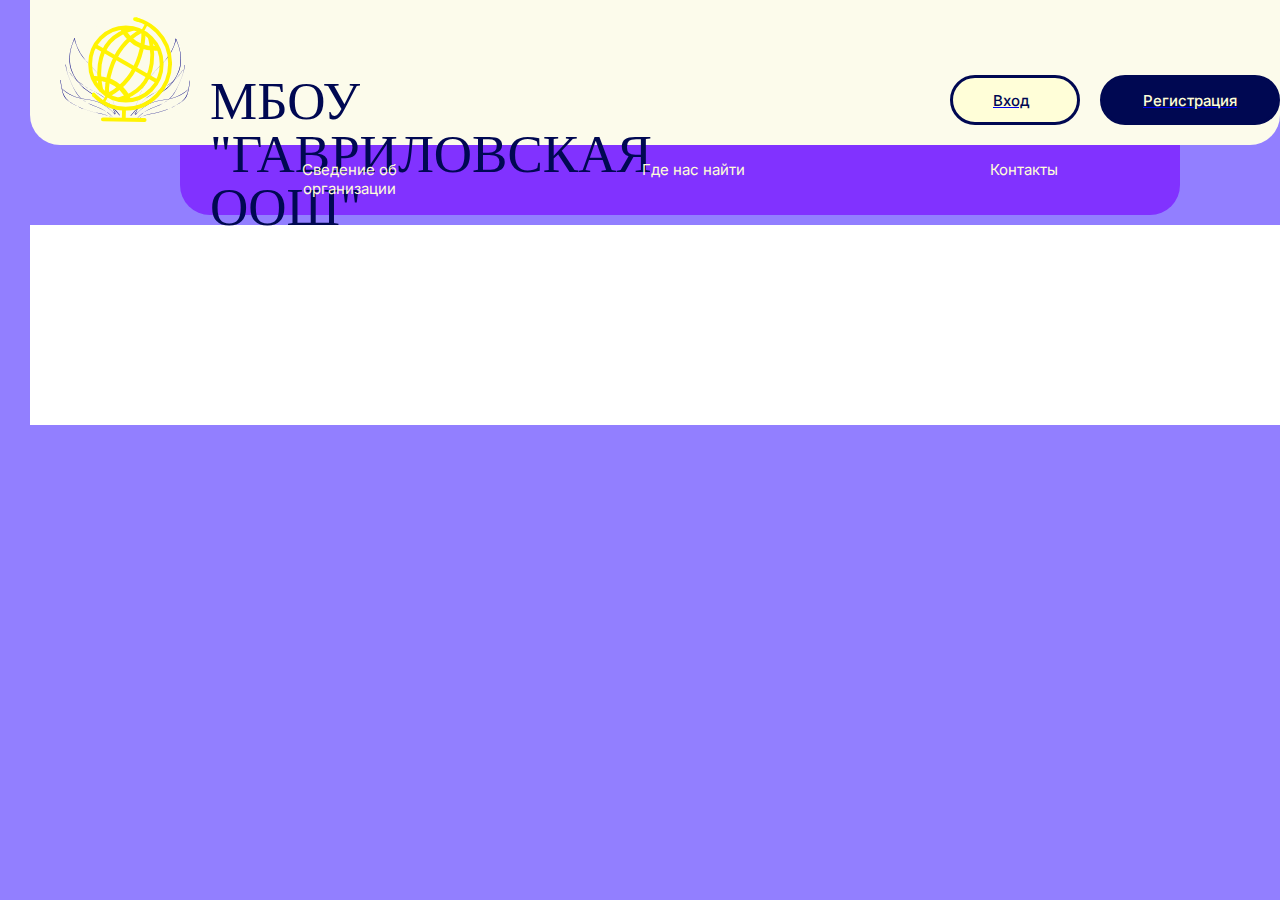
<file: glavnaya.html>
<!DOCTYPE html>
<html lang="en">
<head>
    <meta charset="UTF-8">
    <meta http-equiv="X-UA-Compatible" content="IE=edge">
    <meta name="viewport" content="width=device-width, initial-scale=1.0">
    <link rel="stylesheet" href="./css/reset.css" />
    <link rel="stylesheet" href="./css/normalize.css" />
    <link rel="stylesheet" href="./css/base.css" />
    <link rel="stylesheet" href="./css/header.css" />
    <link rel="stylesheet" href="./css/glavnaya.css">
    <link rel="stylesheet" href="./css/fonts/PlayfairDisplay/stylesheet.css" />
    <link
      href="https://fonts.googleapis.com/css2?family=Inter&display=swap"
      rel="stylesheet"
    />
    <link
      href="https://fonts.googleapis.com/css2?family=Inter:wght@600&display=swap"
      rel="stylesheet"
    />
    <link
      href="https://fonts.googleapis.com/css2?family=Inter:wght@500&display=swap"
      rel="stylesheet"
    />
    <link
      href="https://fonts.googleapis.com/css2?family=Inter:wght@700&display=swap"
      rel="stylesheet"
    />
    <link
      href="https://fonts.googleapis.com/css2?family=Mulish:wght@300&display=swap"
      rel="stylesheet"
    />
    <link
      href="https://fonts.googleapis.com/css2?family=Mulish:wght@700&display=swap"
      rel="stylesheet"
    />
    <link
      href="https://fonts.googleapis.com/css2?family=Mulish&display=swap"
      rel="stylesheet"
    />
    <title>МБОУ "Гавриловская ООШ"</title>
</head>
<body>
    <header>
      <a href="glavnaya.html"><img src="images/logo.svg" class="logo"></a>
      
      <div class="text_header">
        <h1 class="logo_text">МБОУ "ГАВРИЛОВСКАЯ ООШ"</h1>
        <a href="login.html"><button class="btn_login">Вход</button></a>
        <a href="register.html"><button class="btn_register">Регистрация</button></a>
      </div>
    </header>
    
    <div class="ssilki">
        <a href="svedenie.html"><p>Сведение об <br> организации</p></a>
        <a href="where.html"><p>Где нас найти</p></a>
        <a href="kontakti.html"><p>Контакты</p></a>
    </div>

    <div class="glavnaya">
      
    </div>

    <footer>
      
    </footer>
</body>
</html>
</file>
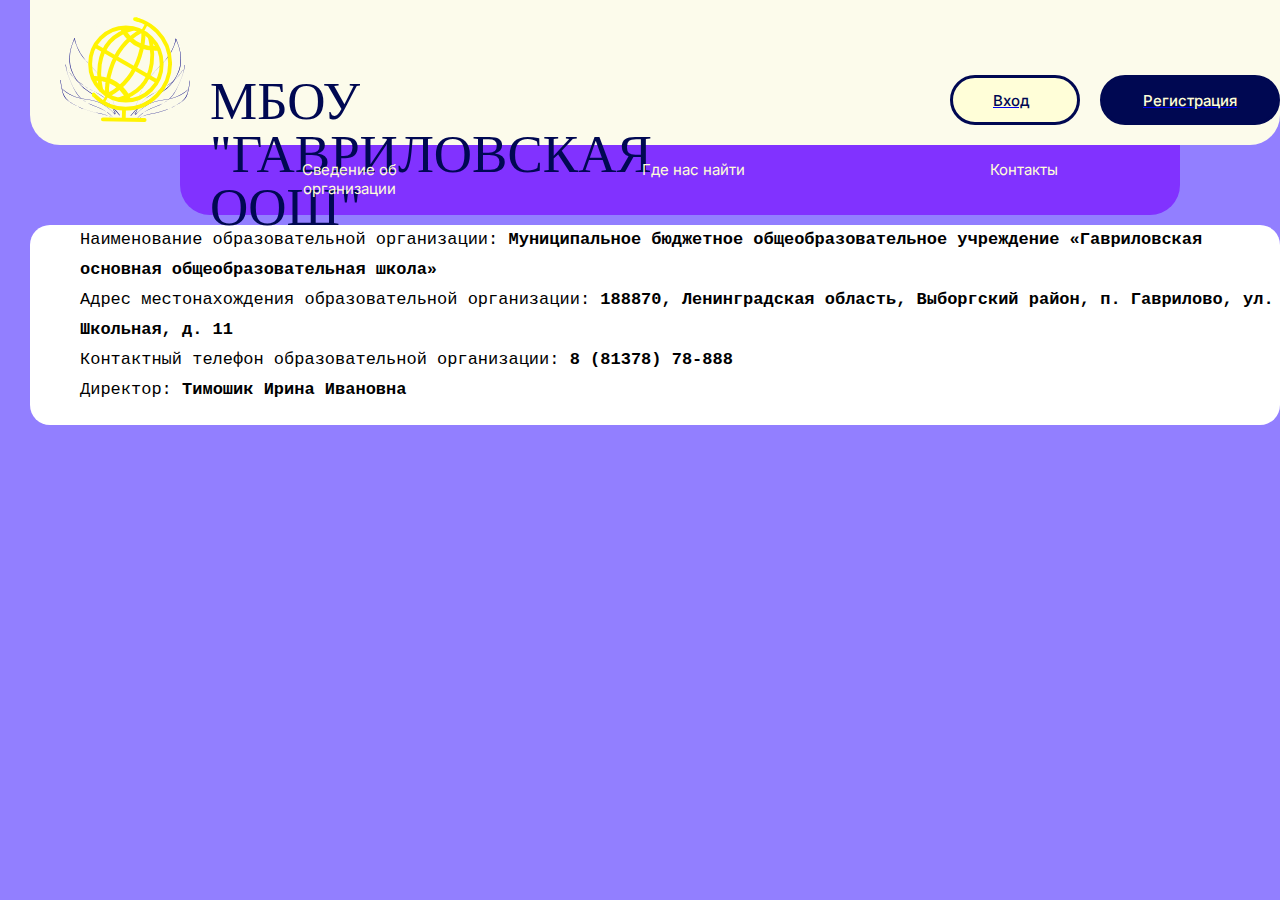
<file: kontakti.html>
<!DOCTYPE html>
<html lang="en">
<head>
    <meta charset="UTF-8">
    <meta http-equiv="X-UA-Compatible" content="IE=edge">
    <meta name="viewport" content="width=device-width, initial-scale=1.0">
    <link rel="stylesheet" href="./css/reset.css" />
    <link rel="stylesheet" href="./css/normalize.css" />
    <link rel="stylesheet" href="./css/base.css" />
    <link rel="stylesheet" href="./css/header.css" />
    <link rel="stylesheet" href="css/glavnaya.css">
    <link rel="stylesheet" href="css/kontakti.css">
    <link rel="stylesheet" href="./css/fonts/PlayfairDisplay/stylesheet.css" />
    <link
      href="https://fonts.googleapis.com/css2?family=Inter&display=swap"
      rel="stylesheet"
    />
    <link
      href="https://fonts.googleapis.com/css2?family=Inter:wght@600&display=swap"
      rel="stylesheet"
    />
    <link
      href="https://fonts.googleapis.com/css2?family=Inter:wght@500&display=swap"
      rel="stylesheet"
    />
    <link
      href="https://fonts.googleapis.com/css2?family=Inter:wght@700&display=swap"
      rel="stylesheet"
    />
    <link
      href="https://fonts.googleapis.com/css2?family=Mulish:wght@300&display=swap"
      rel="stylesheet"
    />
    <link
      href="https://fonts.googleapis.com/css2?family=Mulish:wght@700&display=swap"
      rel="stylesheet"
    />
    <link
      href="https://fonts.googleapis.com/css2?family=Mulish&display=swap"
      rel="stylesheet"
    />
    <title>МБОУ "Гавриловская ООШ"</title>
</head>
<body>
    <header>
      <a href="glavnaya.html"><img src="images/logo.svg" class="logo"></a>
      
      <div class="text_header">
        <h1 class="logo_text">МБОУ "ГАВРИЛОВСКАЯ ООШ"</h1>
        <a href="login.html"><button class="btn_login">Вход</button></a>
        <a href="register.html"><button class="btn_register">Регистрация</button></a>
      </div>
    </header>
    
    <div class="ssilki">
        <a href="svedenie.html"><p>Сведение об <br> организации</p></a>
        <a href="where.html"><p>Где нас найти</p></a>
        <a href="kontakti.html"><p>Контакты</p></a>
    </div>

    <div class="kontakti">
        <div class="text_kontakti">
          <p>Наименование образовательной организации: <b>Муниципальное бюджетное общеобразовательное учреждение «Гавриловская основная общеобразовательная школа»</b></p>
          <p>Адрес местонахождения образовательной организации: <b>188870, Ленинградская область, Выборгский район, п. Гаврилово, ул. Школьная, д. 11</b></p>
          <p>Контактный телефон образовательной организации: <b>8 (81378) 78-888</b></p>
          <p>Директор: <b>Тимошик Ирина Ивановна</b></p>
        </div>

        <div class="forma_svyazi">
          
        </div>
    </div>
</body>
</html>
</file>
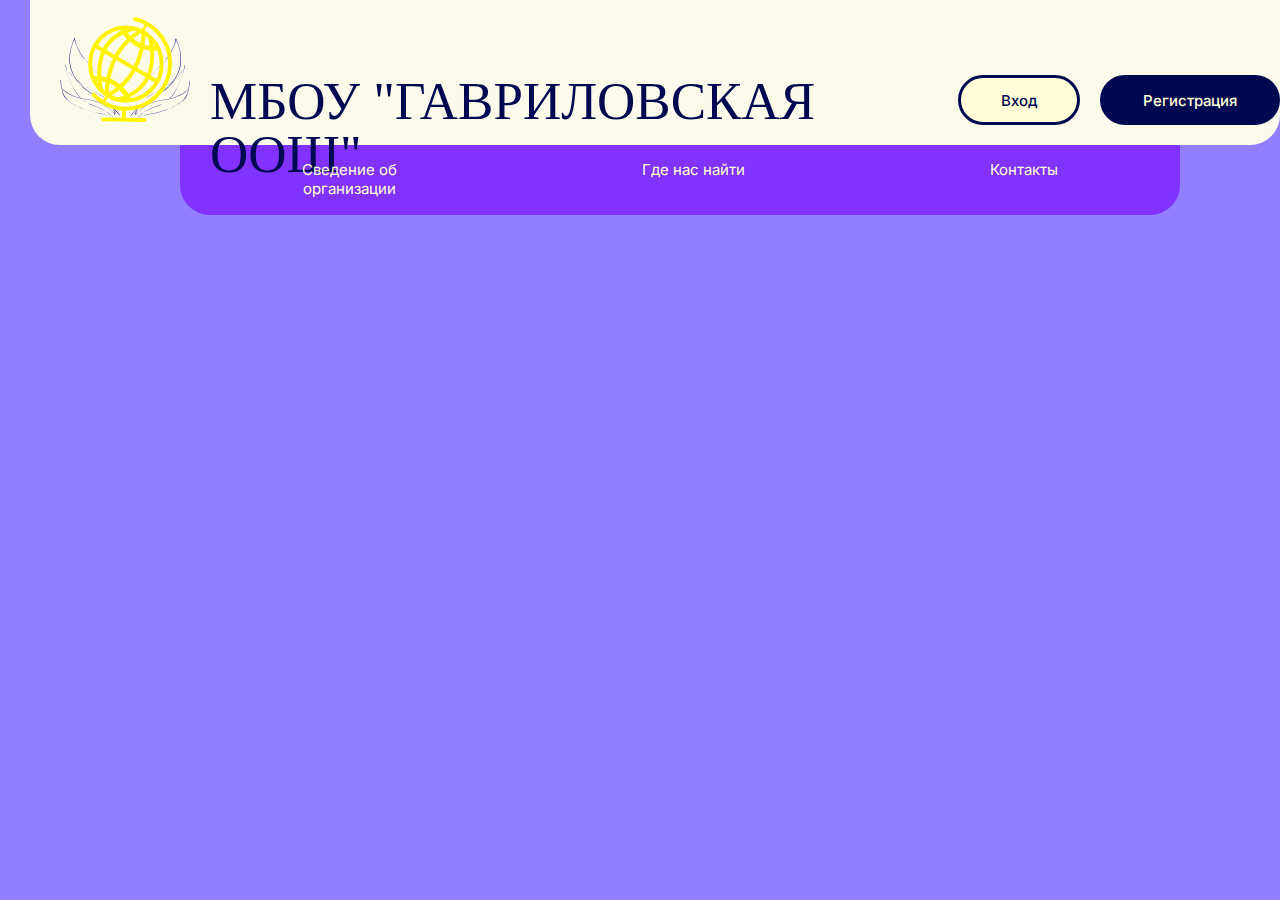
<file: login.html>
<!DOCTYPE html>
<html lang="en">
<head>
    <meta charset="UTF-8">
    <meta http-equiv="X-UA-Compatible" content="IE=edge">
    <meta name="viewport" content="width=device-width, initial-scale=1.0">
    <link rel="stylesheet" href="./css/reset.css" />
    <link rel="stylesheet" href="./css/normalize.css" />
    <link rel="stylesheet" href="./css/base.css" />
    <link rel="stylesheet" href="./css/header.css" />
    <link rel="stylesheet" href="css/glavnaya.css">
    <link rel="stylesheet" href="./css/fonts/PlayfairDisplay/stylesheet.css" />
    <link
      href="https://fonts.googleapis.com/css2?family=Inter&display=swap"
      rel="stylesheet"
    />
    <link
      href="https://fonts.googleapis.com/css2?family=Inter:wght@600&display=swap"
      rel="stylesheet"
    />
    <link
      href="https://fonts.googleapis.com/css2?family=Inter:wght@500&display=swap"
      rel="stylesheet"
    />
    <link
      href="https://fonts.googleapis.com/css2?family=Inter:wght@700&display=swap"
      rel="stylesheet"
    />
    <link
      href="https://fonts.googleapis.com/css2?family=Mulish:wght@300&display=swap"
      rel="stylesheet"
    />
    <link
      href="https://fonts.googleapis.com/css2?family=Mulish:wght@700&display=swap"
      rel="stylesheet"
    />
    <link
      href="https://fonts.googleapis.com/css2?family=Mulish&display=swap"
      rel="stylesheet"
    />
    <title>МБОУ "Гавриловская ООШ"</title>
</head>
<body>
    <header>
      <a href="glavnaya.html"><img src="images/logo.svg" class="logo"></a>
      
      <div class="text_header">
        <h1 class="logo_text">МБОУ "ГАВРИЛОВСКАЯ ООШ"</h1>
        <button class="btn_login">Вход</button>
        <button class="btn_register">Регистрация</button>
      </div>
    </header>
    
    <div class="ssilki">
        <a href="svedenie.html"><p>Сведение об <br> организации</p></a>
        <a href="where.html"><p>Где нас найти</p></a>
        <a href="kontakti.html"><p>Контакты</p></a>
    </div>
</body>
</html>
</file>
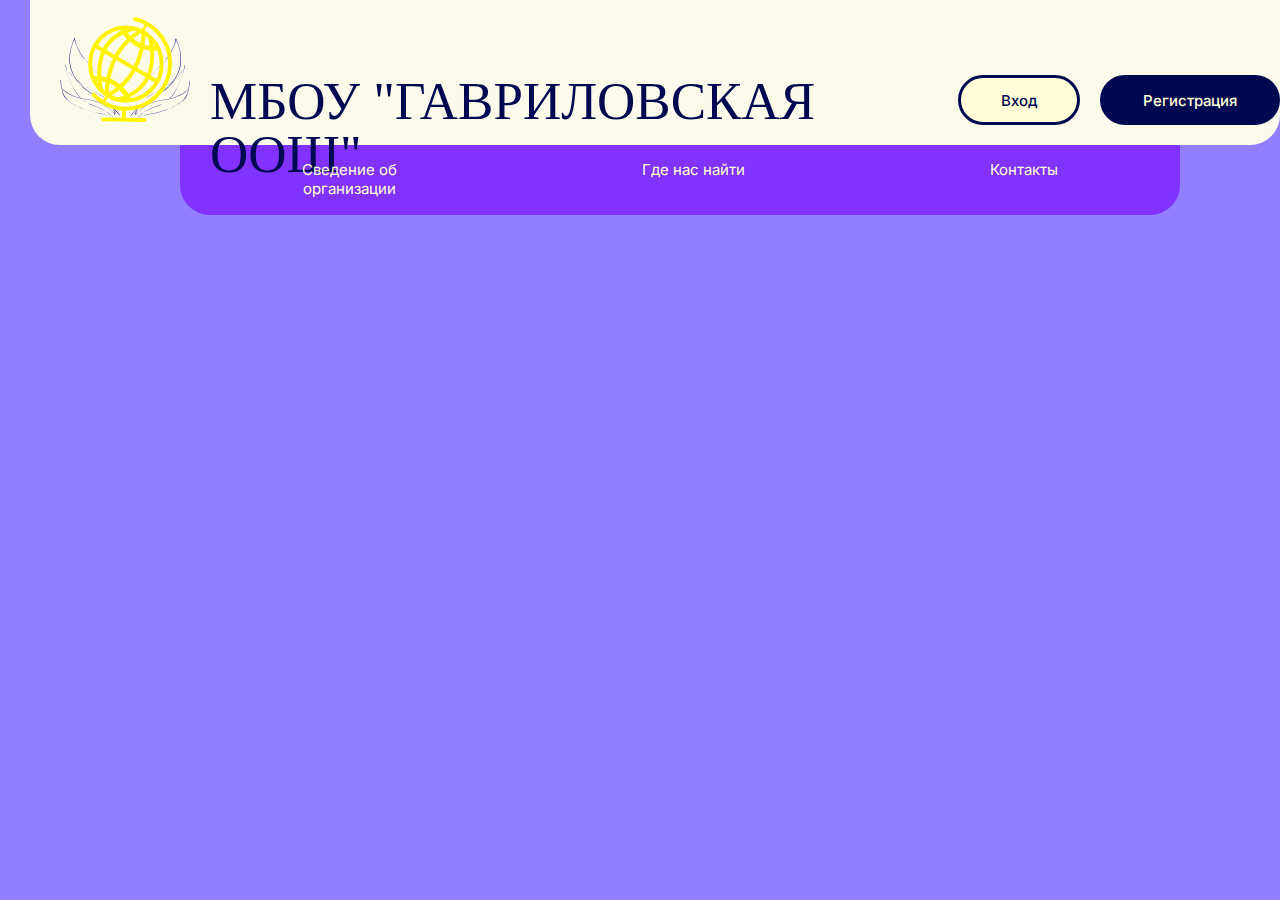
<file: register.html>
<!DOCTYPE html>
<html lang="en">
<head>
    <meta charset="UTF-8">
    <meta http-equiv="X-UA-Compatible" content="IE=edge">
    <meta name="viewport" content="width=device-width, initial-scale=1.0">
    <link rel="stylesheet" href="./css/reset.css" />
    <link rel="stylesheet" href="./css/normalize.css" />
    <link rel="stylesheet" href="./css/base.css" />
    <link rel="stylesheet" href="./css/header.css" />
    <link rel="stylesheet" href="css/glavnaya.css">
    <link rel="stylesheet" href="./css/fonts/PlayfairDisplay/stylesheet.css" />
    <link
      href="https://fonts.googleapis.com/css2?family=Inter&display=swap"
      rel="stylesheet"
    />
    <link
      href="https://fonts.googleapis.com/css2?family=Inter:wght@600&display=swap"
      rel="stylesheet"
    />
    <link
      href="https://fonts.googleapis.com/css2?family=Inter:wght@500&display=swap"
      rel="stylesheet"
    />
    <link
      href="https://fonts.googleapis.com/css2?family=Inter:wght@700&display=swap"
      rel="stylesheet"
    />
    <link
      href="https://fonts.googleapis.com/css2?family=Mulish:wght@300&display=swap"
      rel="stylesheet"
    />
    <link
      href="https://fonts.googleapis.com/css2?family=Mulish:wght@700&display=swap"
      rel="stylesheet"
    />
    <link
      href="https://fonts.googleapis.com/css2?family=Mulish&display=swap"
      rel="stylesheet"
    />
    <title>МБОУ "Гавриловская ООШ"</title>
</head>
<body>
    <header>
      <a href="glavnaya.html"><img src="images/logo.svg" class="logo"></a>
      
      <div class="text_header">
        <h1 class="logo_text">МБОУ "ГАВРИЛОВСКАЯ ООШ"</h1>
        <button class="btn_login">Вход</button>
        <button class="btn_register">Регистрация</button>
      </div>
    </header>
    
    <div class="ssilki">
        <a href="svedenie.html"><p>Сведение об <br> организации</p></a>
        <a href="where.html"><p>Где нас найти</p></a>
        <a href="kontakti.html"><p>Контакты</p></a>
    </div>
</body>
</html>
</file>
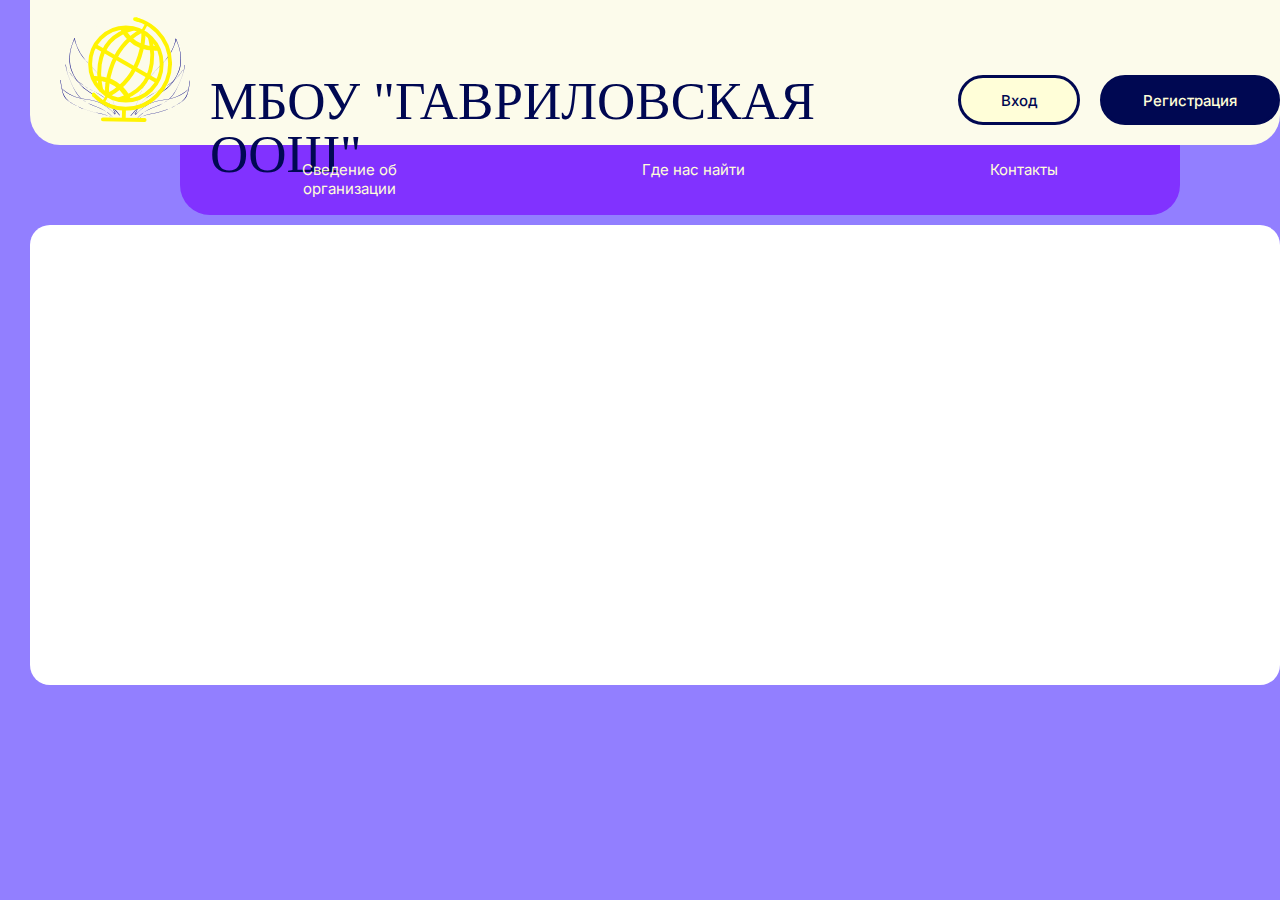
<file: where.html>
<!DOCTYPE html>
<html lang="en">
<head>
    <meta charset="UTF-8">
    <meta http-equiv="X-UA-Compatible" content="IE=edge">
    <meta name="viewport" content="width=device-width, initial-scale=1.0">
    <link rel="stylesheet" href="./css/reset.css" />
    <link rel="stylesheet" href="./css/normalize.css" />
    <link rel="stylesheet" href="./css/base.css" />
    <link rel="stylesheet" href="./css/header.css" />
    <link rel="stylesheet" href="css/glavnaya.css">
    <link rel="stylesheet" href="./css/where.css">
    <link rel="stylesheet" href="./css/fonts/PlayfairDisplay/stylesheet.css" />
    <link
      href="https://fonts.googleapis.com/css2?family=Inter&display=swap"
      rel="stylesheet"
    />
    <link
      href="https://fonts.googleapis.com/css2?family=Inter:wght@600&display=swap"
      rel="stylesheet"
    />
    <link
      href="https://fonts.googleapis.com/css2?family=Inter:wght@500&display=swap"
      rel="stylesheet"
    />
    <link
      href="https://fonts.googleapis.com/css2?family=Inter:wght@700&display=swap"
      rel="stylesheet"
    />
    <link
      href="https://fonts.googleapis.com/css2?family=Mulish:wght@300&display=swap"
      rel="stylesheet"
    />
    <link
      href="https://fonts.googleapis.com/css2?family=Mulish:wght@700&display=swap"
      rel="stylesheet"
    />
    <link
      href="https://fonts.googleapis.com/css2?family=Mulish&display=swap"
      rel="stylesheet"
    />
    <title>МБОУ "Гавриловская ООШ"</title>
</head>
<body>
    <header>
      <a href="glavnaya.html"><img src="images/logo.svg" class="logo"></a>
      
      <div class="text_header">
        <h1 class="logo_text">МБОУ "ГАВРИЛОВСКАЯ ООШ"</h1>
        <button class="btn_login">Вход</button>
        <button class="btn_register">Регистрация</button>
      </div>
    </header>
    
    <div class="ssilki">
        <a href="svedenie.html"><p>Сведение об <br> организации</p></a>
        <a href="where.html"><p>Где нас найти</p></a>
        <a href="kontakti.html"><p>Контакты</p></a>
    </div>

    <div class="karta">
      <div class="google_karta">
        <iframe src="https://www.google.com/maps/embed?pb=!1m14!1m12!1m3!1d3918.2701037909565!2d29.03287937370289!3d60.59145695807086!2m3!1f0!2f0!3f0!3m2!1i1024!2i768!4f13.1!5e0!3m2!1sru!2sru!4v1670159523437!5m2!1sru!2sru" width="800" height="400" style="border:0;" allowfullscreen="" loading="lazy" referrerpolicy="no-referrer-when-downgrade"></iframe>
      </div>
    </div>
</body>
</html>
</file>
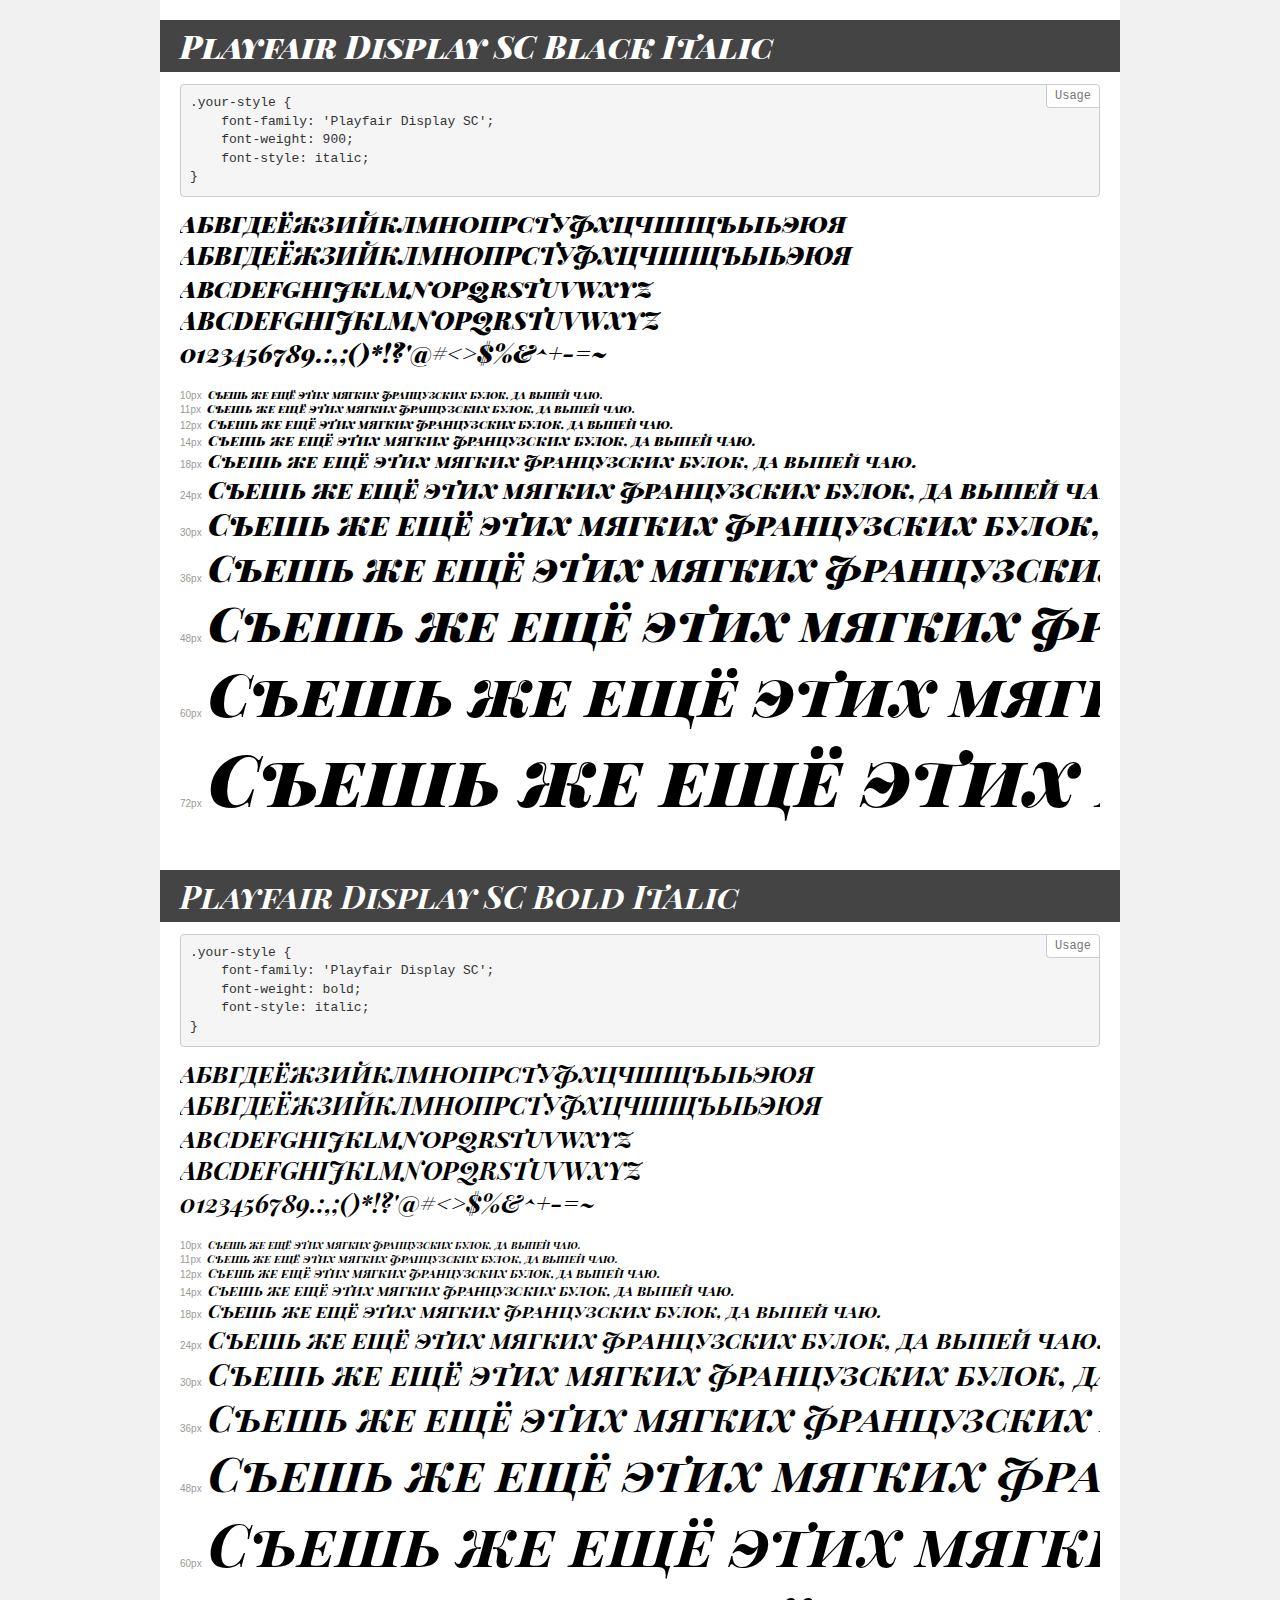
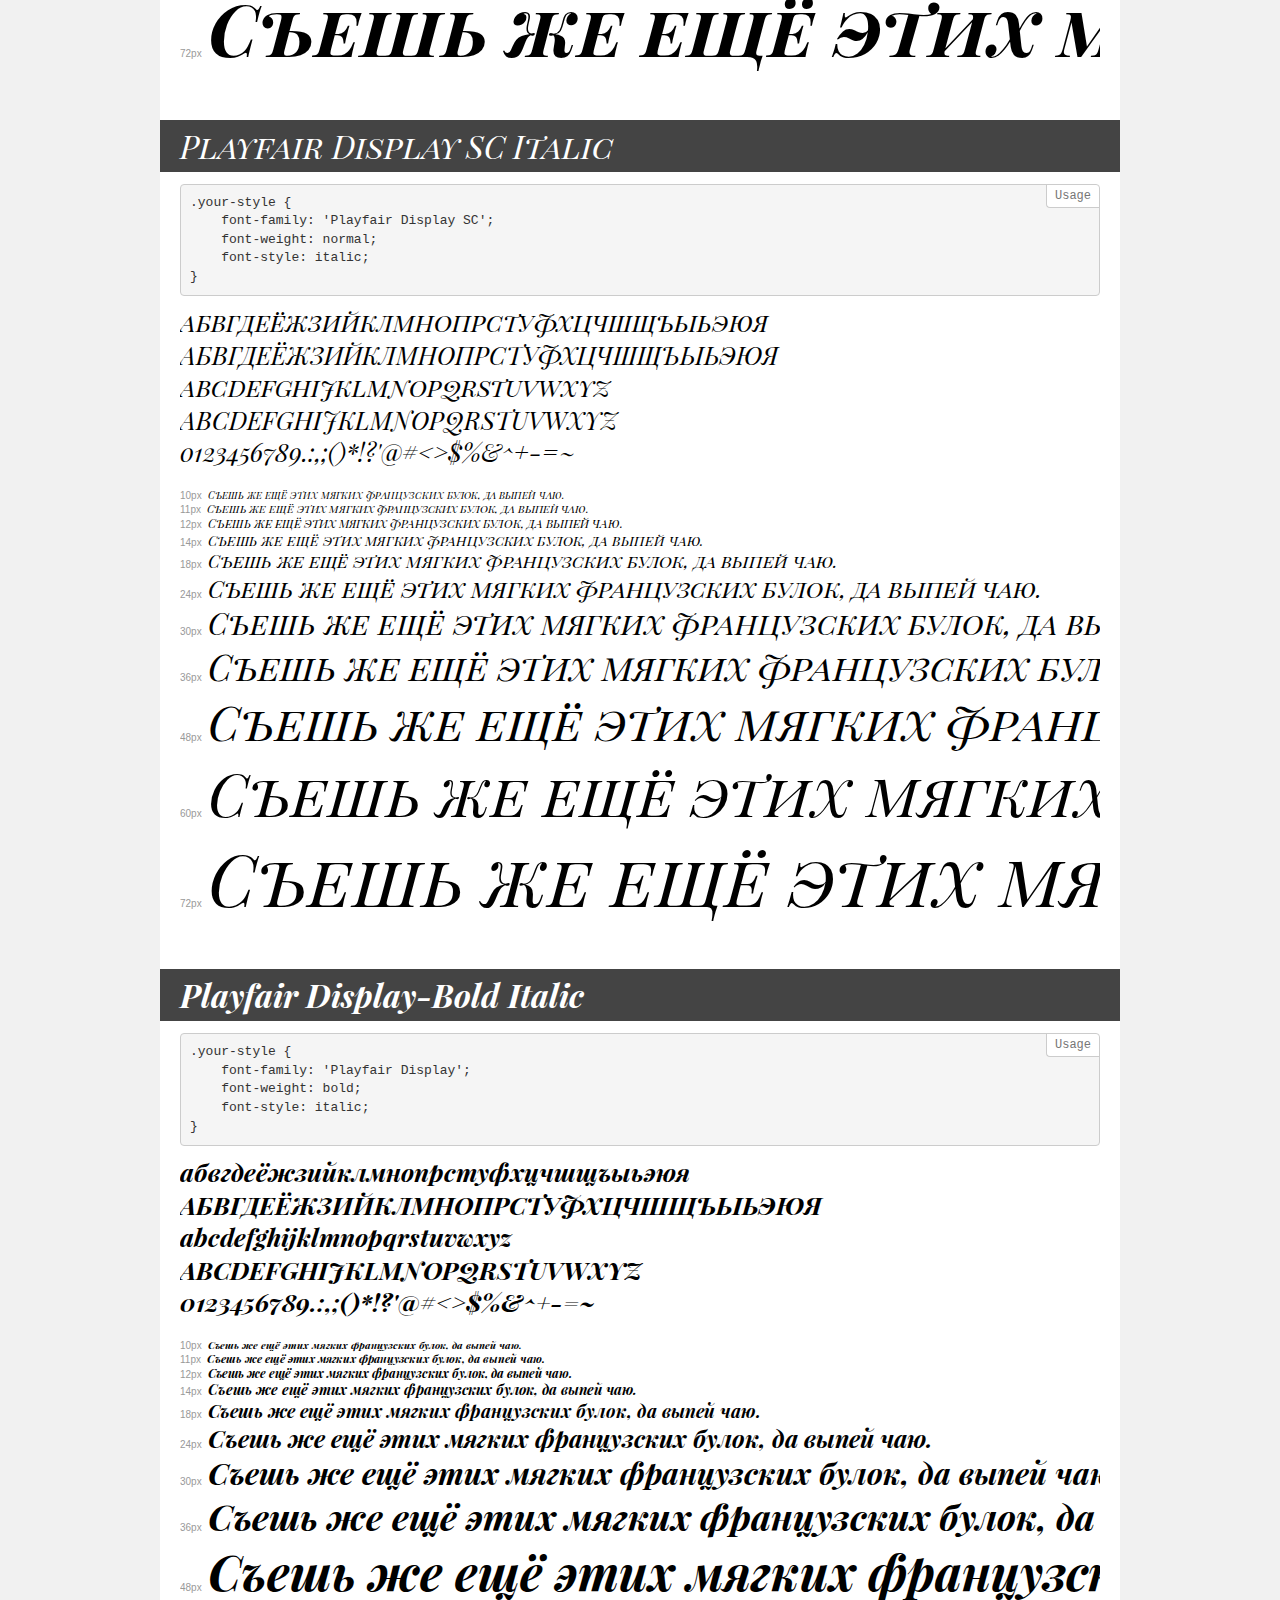
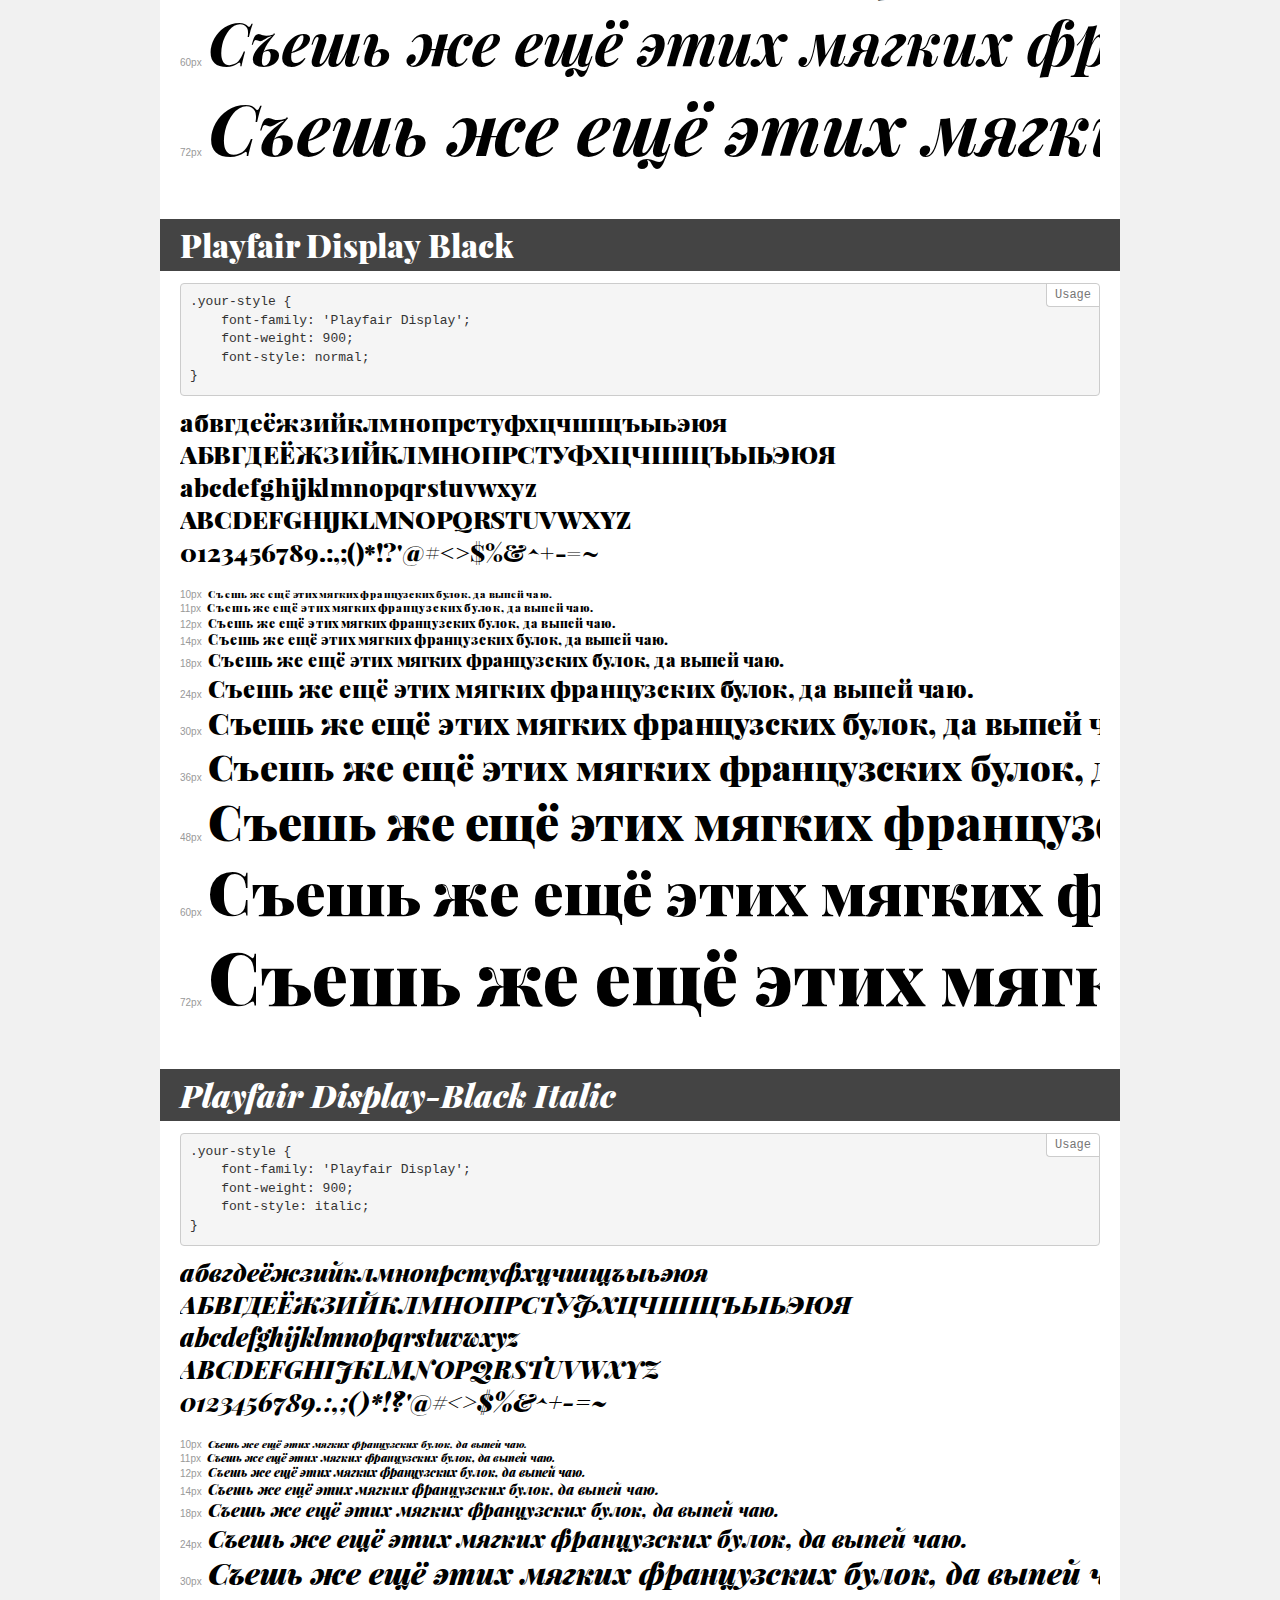
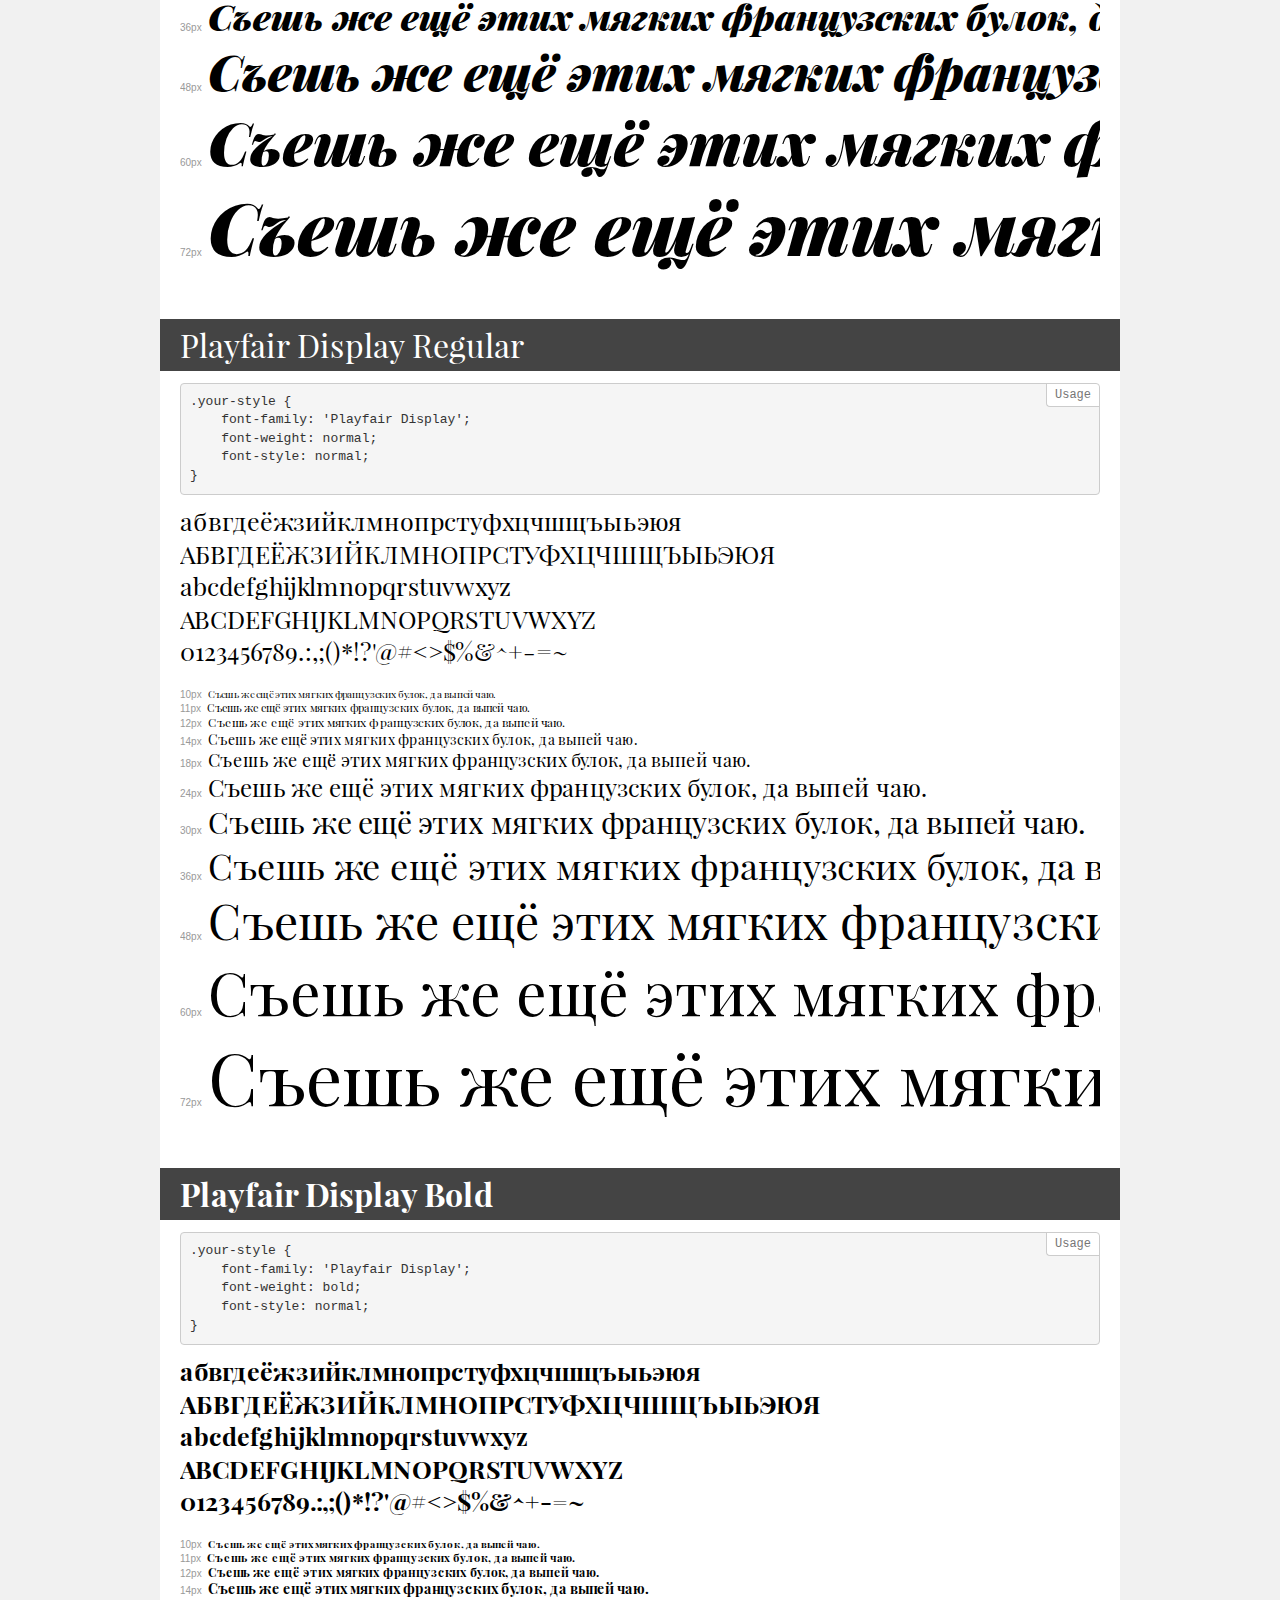
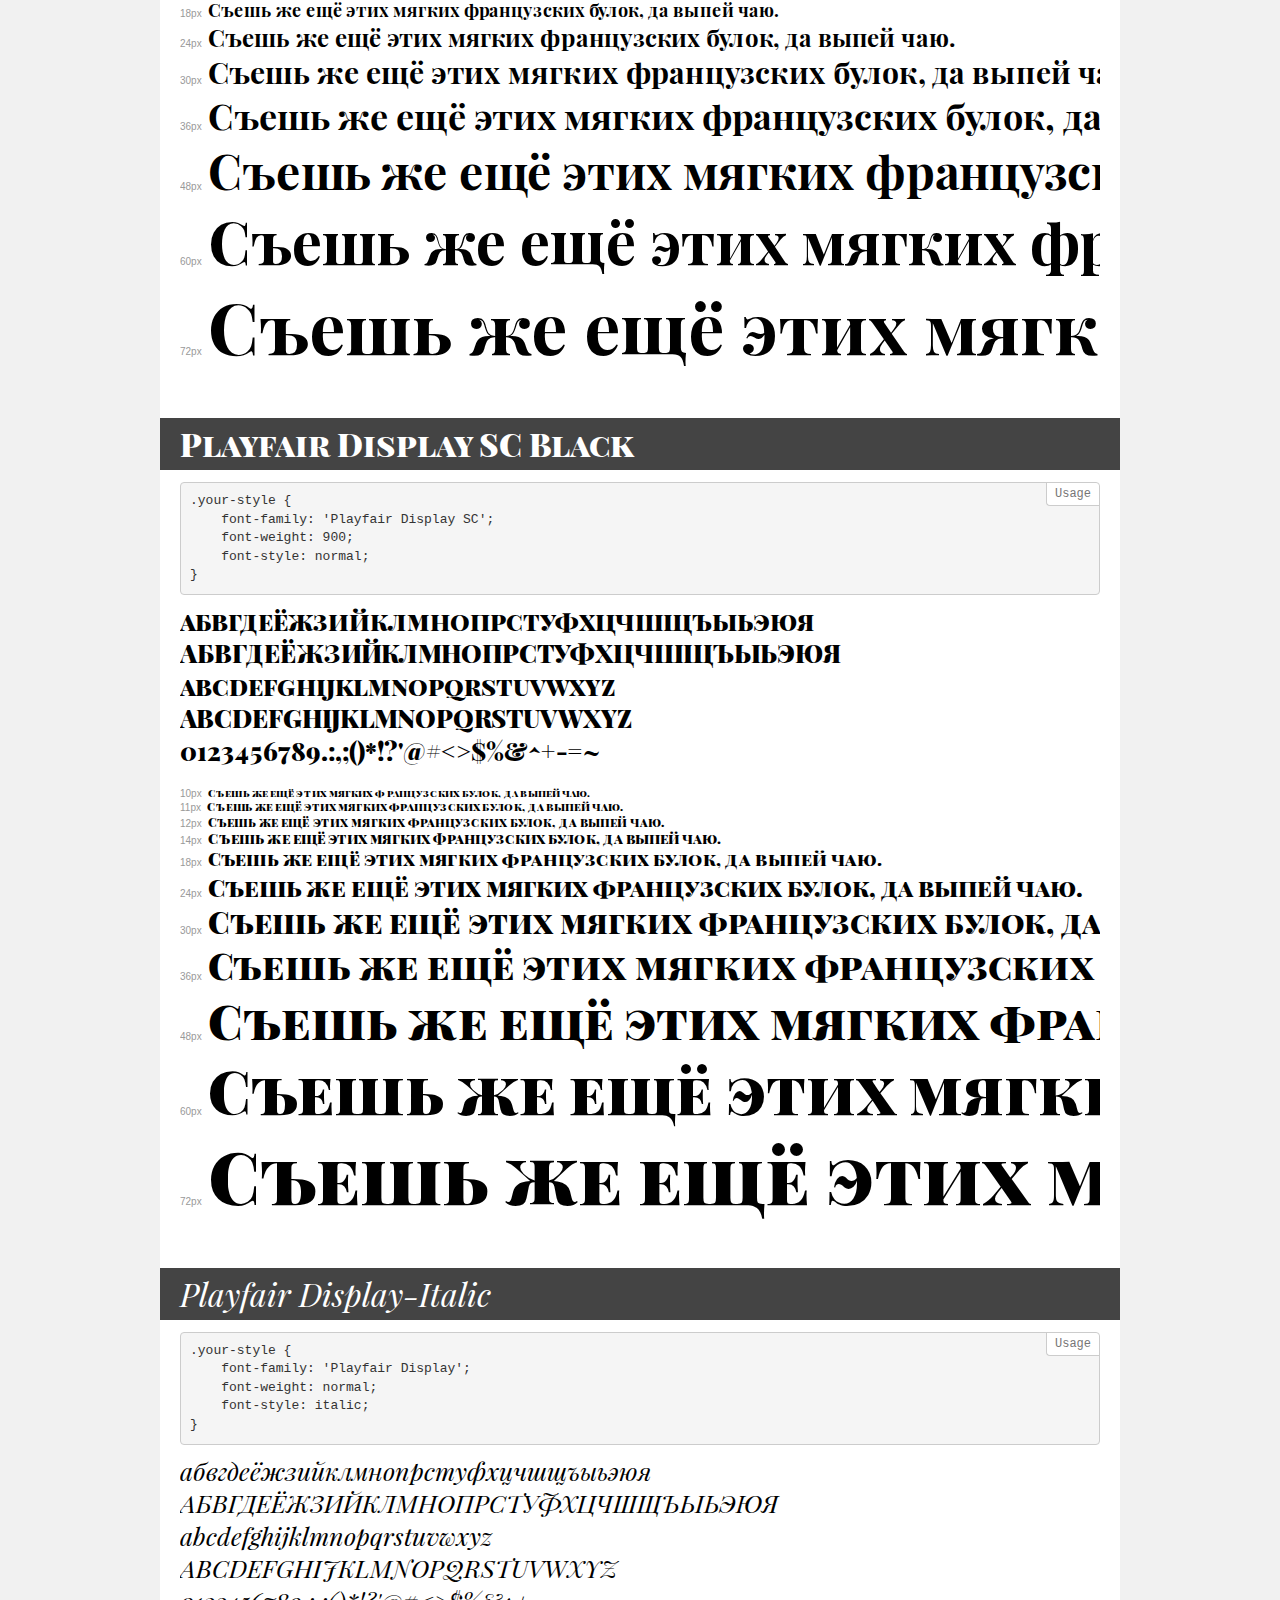
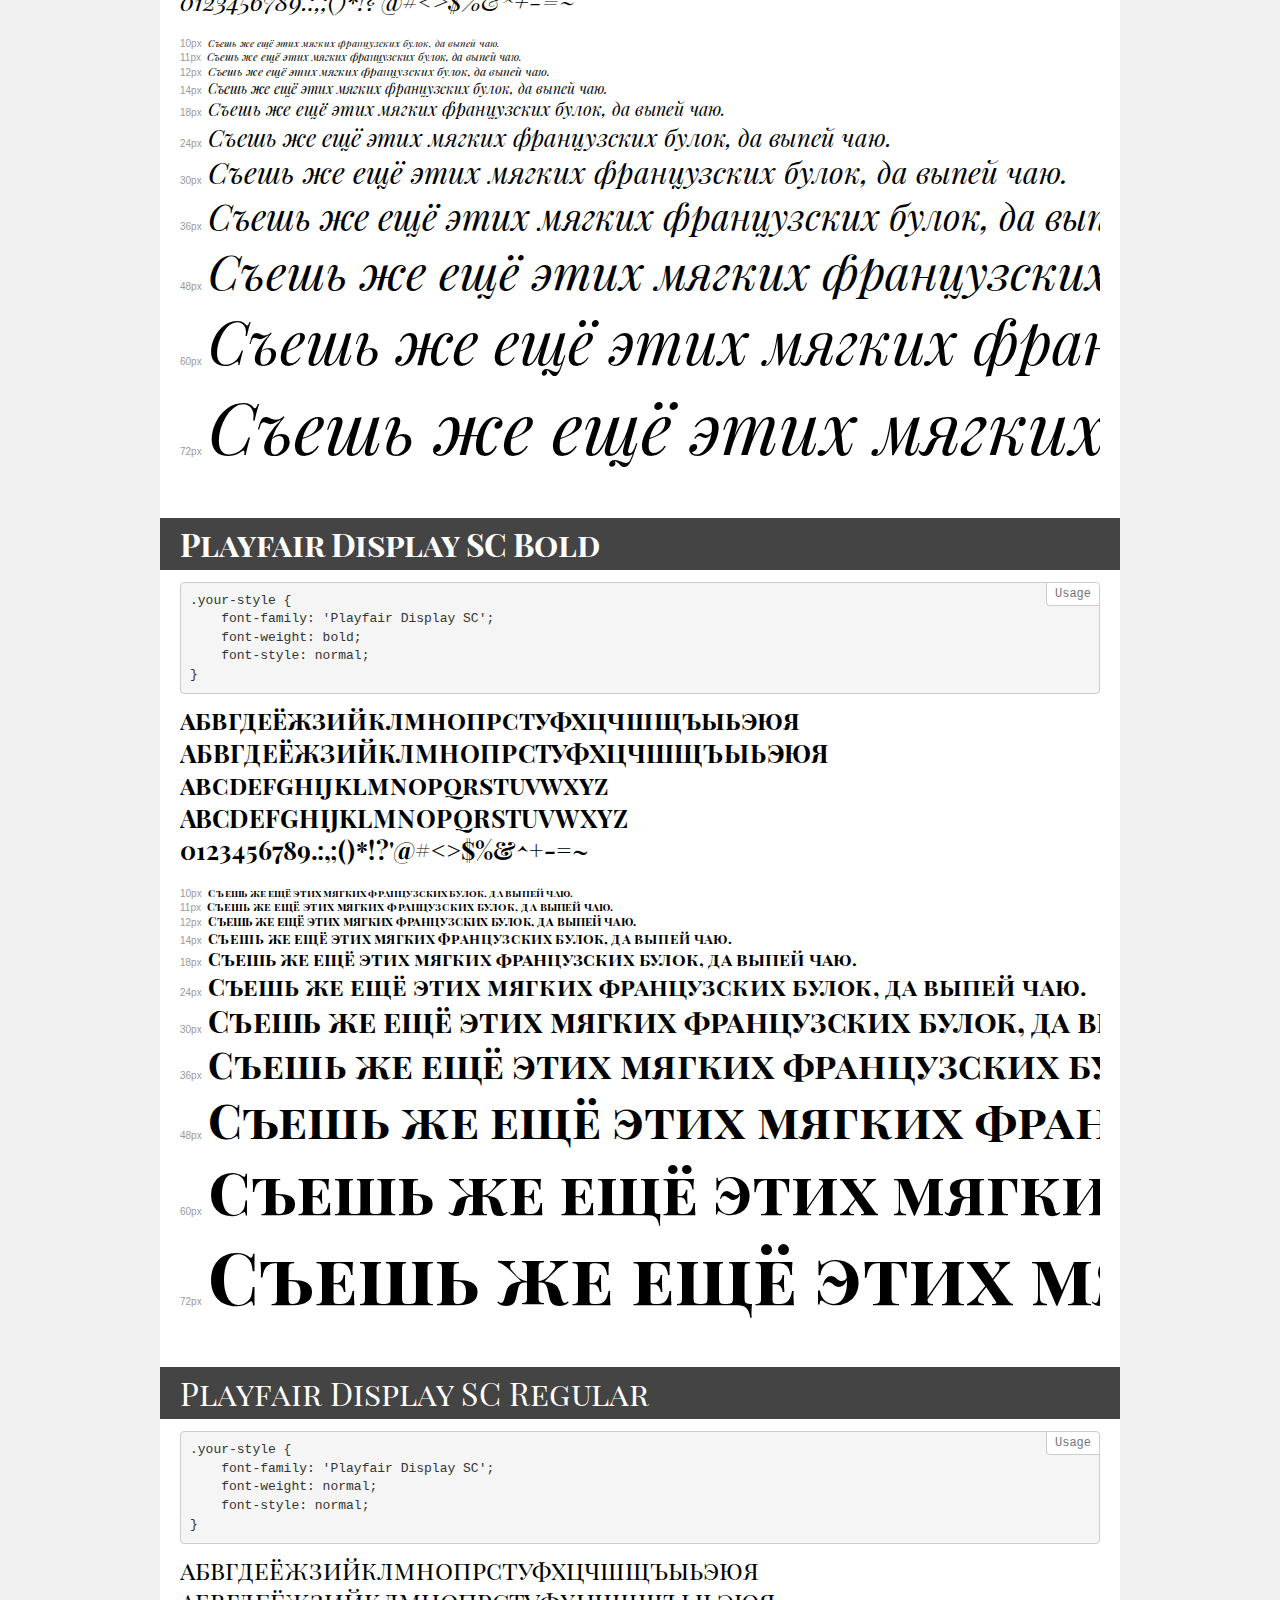
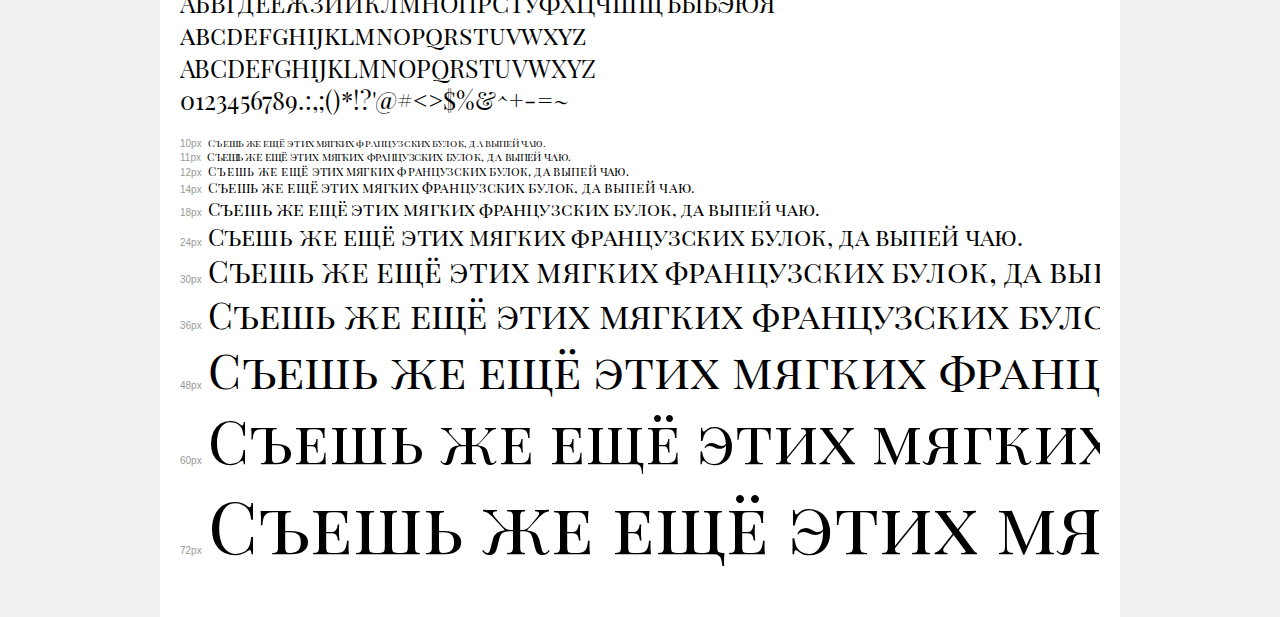
<file: css/fonts/PlayfairDisplay/demo.html>
<!DOCTYPE html>
<html>
<head>
	<meta charset="utf-8">
	<meta http-equiv="X-UA-Compatible" content="IE=edge">
	<meta name="viewport" content="width=device-width, initial-scale=1">
	<meta name="robots" content="noindex, noarchive">
	<title>Transfonter demo</title>
	<link href="stylesheet.css" rel="stylesheet">
	<style>
		/*
		http://meyerweb.com/eric/tools/css/reset/
		v2.0 | 20110126
		License: none (public domain)
		*/
		html, body, div, span, applet, object, iframe,
		h1, h2, h3, h4, h5, h6, p, blockquote, pre,
		a, abbr, acronym, address, big, cite, code,
		del, dfn, em, img, ins, kbd, q, s, samp,
		small, strike, strong, sub, sup, tt, var,
		b, u, i, center,
		dl, dt, dd, ol, ul, li,
		fieldset, form, label, legend,
		table, caption, tbody, tfoot, thead, tr, th, td,
		article, aside, canvas, details, embed,
		figure, figcaption, footer, header, hgroup,
		menu, nav, output, ruby, section, summary,
		time, mark, audio, video {
			margin: 0;
			padding: 0;
			border: 0;
			font-size: 100%;
			font: inherit;
			vertical-align: baseline;
		}
		/* HTML5 display-role reset for older browsers */
		article, aside, details, figcaption, figure,
		footer, header, hgroup, menu, nav, section {
			display: block;
		}
		body {
			line-height: 1;
		}
		ol, ul {
			list-style: none;
		}
		blockquote, q {
			quotes: none;
		}
		blockquote:before, blockquote:after,
		q:before, q:after {
			content: '';
			content: none;
		}
		table {
			border-collapse: collapse;
			border-spacing: 0;
		}
		/* common styles */
		body {
			background: #f1f1f1;
			color: #000;
		}
		.page {
			background: #fff;
			width: 920px;
			margin: 0 auto;
			padding: 20px 20px 0 20px;
			overflow: hidden;
		}
		.font-container {
			overflow-x: auto;
			overflow-y: hidden;
			margin-bottom: 40px;
			line-height: 1.3;
			white-space: nowrap;
			padding-bottom: 5px;
		}
		h1 {
			position: relative;
			background: #444;
			font-size: 32px;
			color: #fff;
			padding: 10px 20px;
			margin: 0 -20px 12px -20px;
		}
		.letters {
			font-size: 25px;
			margin-bottom: 20px;
		}
		.s10:before {
			content: '10px';
		}
		.s11:before {
			content: '11px';
		}
		.s12:before {
			content: '12px';
		}
		.s14:before {
			content: '14px';
		}
		.s18:before {
			content: '18px';
		}
		.s24:before {
			content: '24px';
		}
		.s30:before {
			content: '30px';
		}
		.s36:before {
			content: '36px';
		}
		.s48:before {
			content: '48px';
		}
		.s60:before {
			content: '60px';
		}
		.s72:before {
			content: '72px';
		}
		.s10:before, .s11:before, .s12:before, .s14:before,
		.s18:before, .s24:before, .s30:before, .s36:before,
		.s48:before, .s60:before, .s72:before {
			font-family: Arial, sans-serif;
			font-size: 10px;
			font-weight: normal;
			font-style: normal;
			color: #999;
			padding-right: 6px;
		}
		pre {
			display: block;
			position: relative;
			padding: 9px;
			margin: 0 0 10px;
			font-family: Monaco, Menlo, Consolas, "Courier New", monospace !important;
			font-size: 13px;
			line-height: 1.428571429;
			color: #333;
			font-weight: normal !important;
			font-style: normal !important;
			background-color: #f5f5f5;
			border: 1px solid #ccc;
			overflow-x: auto;
			border-radius: 4px;
		}
		pre:after {
			display: block;
			position: absolute;
			right: 0;
			top: 0;
			content: 'Usage';
			line-height: 1;
			padding: 5px 8px;
			font-size: 12px;
			color: #767676;
			background-color: #fff;
			border: 1px solid #ccc;
			border-right: none;
			border-top: none;
			border-radius: 0 4px 0 4px;
			z-index: 10;
		}
		/* responsive */
		@media (max-width: 959px) {
			.page {
				width: auto;
				margin: 0;
			}
		}
	</style>
</head>
<body>
<div class="page">
	<div class="demo" style="font-family: 'Playfair Display SC'; font-weight: 900; font-style: italic;">
		<h1>Playfair Display SC Black Italic</h1>
		<pre>.your-style {
    font-family: 'Playfair Display SC';
    font-weight: 900;
    font-style: italic;
}</pre>
		<div class="font-container">
			<p class="letters">
				абвгдеёжзийклмнопрстуфхцчшщъыьэюя <br />
				АБВГДЕЁЖЗИЙКЛМНОПРСТУФХЦЧШЩЪЫЬЭЮЯ <br />
				abcdefghijklmnopqrstuvwxyz <br />
				ABCDEFGHIJKLMNOPQRSTUVWXYZ <br />				0123456789.:,;()*!?'@#<>$%&^+-=~
			</p>
			<p class="s10" style="font-size: 10px;">Съешь же ещё этих мягких французских булок, да выпей чаю.</p>
			<p class="s11" style="font-size: 11px;">Съешь же ещё этих мягких французских булок, да выпей чаю.</p>
			<p class="s12" style="font-size: 12px;">Съешь же ещё этих мягких французских булок, да выпей чаю.</p>
			<p class="s14" style="font-size: 14px;">Съешь же ещё этих мягких французских булок, да выпей чаю.</p>
			<p class="s18" style="font-size: 18px;">Съешь же ещё этих мягких французских булок, да выпей чаю.</p>
			<p class="s24" style="font-size: 24px;">Съешь же ещё этих мягких французских булок, да выпей чаю.</p>
			<p class="s30" style="font-size: 30px;">Съешь же ещё этих мягких французских булок, да выпей чаю.</p>
			<p class="s36" style="font-size: 36px;">Съешь же ещё этих мягких французских булок, да выпей чаю.</p>
			<p class="s48" style="font-size: 48px;">Съешь же ещё этих мягких французских булок, да выпей чаю.</p>
			<p class="s60" style="font-size: 60px;">Съешь же ещё этих мягких французских булок, да выпей чаю.</p>
			<p class="s72" style="font-size: 72px;">Съешь же ещё этих мягких французских булок, да выпей чаю.</p>
		</div>
	</div>
	<div class="demo" style="font-family: 'Playfair Display SC'; font-weight: bold; font-style: italic;">
		<h1>Playfair Display SC Bold Italic</h1>
		<pre>.your-style {
    font-family: 'Playfair Display SC';
    font-weight: bold;
    font-style: italic;
}</pre>
		<div class="font-container">
			<p class="letters">
				абвгдеёжзийклмнопрстуфхцчшщъыьэюя <br />
				АБВГДЕЁЖЗИЙКЛМНОПРСТУФХЦЧШЩЪЫЬЭЮЯ <br />
				abcdefghijklmnopqrstuvwxyz <br />
				ABCDEFGHIJKLMNOPQRSTUVWXYZ <br />				0123456789.:,;()*!?'@#<>$%&^+-=~
			</p>
			<p class="s10" style="font-size: 10px;">Съешь же ещё этих мягких французских булок, да выпей чаю.</p>
			<p class="s11" style="font-size: 11px;">Съешь же ещё этих мягких французских булок, да выпей чаю.</p>
			<p class="s12" style="font-size: 12px;">Съешь же ещё этих мягких французских булок, да выпей чаю.</p>
			<p class="s14" style="font-size: 14px;">Съешь же ещё этих мягких французских булок, да выпей чаю.</p>
			<p class="s18" style="font-size: 18px;">Съешь же ещё этих мягких французских булок, да выпей чаю.</p>
			<p class="s24" style="font-size: 24px;">Съешь же ещё этих мягких французских булок, да выпей чаю.</p>
			<p class="s30" style="font-size: 30px;">Съешь же ещё этих мягких французских булок, да выпей чаю.</p>
			<p class="s36" style="font-size: 36px;">Съешь же ещё этих мягких французских булок, да выпей чаю.</p>
			<p class="s48" style="font-size: 48px;">Съешь же ещё этих мягких французских булок, да выпей чаю.</p>
			<p class="s60" style="font-size: 60px;">Съешь же ещё этих мягких французских булок, да выпей чаю.</p>
			<p class="s72" style="font-size: 72px;">Съешь же ещё этих мягких французских булок, да выпей чаю.</p>
		</div>
	</div>
	<div class="demo" style="font-family: 'Playfair Display SC'; font-weight: normal; font-style: italic;">
		<h1>Playfair Display SC Italic</h1>
		<pre>.your-style {
    font-family: 'Playfair Display SC';
    font-weight: normal;
    font-style: italic;
}</pre>
		<div class="font-container">
			<p class="letters">
				абвгдеёжзийклмнопрстуфхцчшщъыьэюя <br />
				АБВГДЕЁЖЗИЙКЛМНОПРСТУФХЦЧШЩЪЫЬЭЮЯ <br />
				abcdefghijklmnopqrstuvwxyz <br />
				ABCDEFGHIJKLMNOPQRSTUVWXYZ <br />				0123456789.:,;()*!?'@#<>$%&^+-=~
			</p>
			<p class="s10" style="font-size: 10px;">Съешь же ещё этих мягких французских булок, да выпей чаю.</p>
			<p class="s11" style="font-size: 11px;">Съешь же ещё этих мягких французских булок, да выпей чаю.</p>
			<p class="s12" style="font-size: 12px;">Съешь же ещё этих мягких французских булок, да выпей чаю.</p>
			<p class="s14" style="font-size: 14px;">Съешь же ещё этих мягких французских булок, да выпей чаю.</p>
			<p class="s18" style="font-size: 18px;">Съешь же ещё этих мягких французских булок, да выпей чаю.</p>
			<p class="s24" style="font-size: 24px;">Съешь же ещё этих мягких французских булок, да выпей чаю.</p>
			<p class="s30" style="font-size: 30px;">Съешь же ещё этих мягких французских булок, да выпей чаю.</p>
			<p class="s36" style="font-size: 36px;">Съешь же ещё этих мягких французских булок, да выпей чаю.</p>
			<p class="s48" style="font-size: 48px;">Съешь же ещё этих мягких французских булок, да выпей чаю.</p>
			<p class="s60" style="font-size: 60px;">Съешь же ещё этих мягких французских булок, да выпей чаю.</p>
			<p class="s72" style="font-size: 72px;">Съешь же ещё этих мягких французских булок, да выпей чаю.</p>
		</div>
	</div>
	<div class="demo" style="font-family: 'Playfair Display'; font-weight: bold; font-style: italic;">
		<h1>Playfair Display-Bold Italic</h1>
		<pre>.your-style {
    font-family: 'Playfair Display';
    font-weight: bold;
    font-style: italic;
}</pre>
		<div class="font-container">
			<p class="letters">
				абвгдеёжзийклмнопрстуфхцчшщъыьэюя <br />
				АБВГДЕЁЖЗИЙКЛМНОПРСТУФХЦЧШЩЪЫЬЭЮЯ <br />
				abcdefghijklmnopqrstuvwxyz <br />
				ABCDEFGHIJKLMNOPQRSTUVWXYZ <br />				0123456789.:,;()*!?'@#<>$%&^+-=~
			</p>
			<p class="s10" style="font-size: 10px;">Съешь же ещё этих мягких французских булок, да выпей чаю.</p>
			<p class="s11" style="font-size: 11px;">Съешь же ещё этих мягких французских булок, да выпей чаю.</p>
			<p class="s12" style="font-size: 12px;">Съешь же ещё этих мягких французских булок, да выпей чаю.</p>
			<p class="s14" style="font-size: 14px;">Съешь же ещё этих мягких французских булок, да выпей чаю.</p>
			<p class="s18" style="font-size: 18px;">Съешь же ещё этих мягких французских булок, да выпей чаю.</p>
			<p class="s24" style="font-size: 24px;">Съешь же ещё этих мягких французских булок, да выпей чаю.</p>
			<p class="s30" style="font-size: 30px;">Съешь же ещё этих мягких французских булок, да выпей чаю.</p>
			<p class="s36" style="font-size: 36px;">Съешь же ещё этих мягких французских булок, да выпей чаю.</p>
			<p class="s48" style="font-size: 48px;">Съешь же ещё этих мягких французских булок, да выпей чаю.</p>
			<p class="s60" style="font-size: 60px;">Съешь же ещё этих мягких французских булок, да выпей чаю.</p>
			<p class="s72" style="font-size: 72px;">Съешь же ещё этих мягких французских булок, да выпей чаю.</p>
		</div>
	</div>
	<div class="demo" style="font-family: 'Playfair Display'; font-weight: 900; font-style: normal;">
		<h1>Playfair Display Black</h1>
		<pre>.your-style {
    font-family: 'Playfair Display';
    font-weight: 900;
    font-style: normal;
}</pre>
		<div class="font-container">
			<p class="letters">
				абвгдеёжзийклмнопрстуфхцчшщъыьэюя <br />
				АБВГДЕЁЖЗИЙКЛМНОПРСТУФХЦЧШЩЪЫЬЭЮЯ <br />
				abcdefghijklmnopqrstuvwxyz <br />
				ABCDEFGHIJKLMNOPQRSTUVWXYZ <br />				0123456789.:,;()*!?'@#<>$%&^+-=~
			</p>
			<p class="s10" style="font-size: 10px;">Съешь же ещё этих мягких французских булок, да выпей чаю.</p>
			<p class="s11" style="font-size: 11px;">Съешь же ещё этих мягких французских булок, да выпей чаю.</p>
			<p class="s12" style="font-size: 12px;">Съешь же ещё этих мягких французских булок, да выпей чаю.</p>
			<p class="s14" style="font-size: 14px;">Съешь же ещё этих мягких французских булок, да выпей чаю.</p>
			<p class="s18" style="font-size: 18px;">Съешь же ещё этих мягких французских булок, да выпей чаю.</p>
			<p class="s24" style="font-size: 24px;">Съешь же ещё этих мягких французских булок, да выпей чаю.</p>
			<p class="s30" style="font-size: 30px;">Съешь же ещё этих мягких французских булок, да выпей чаю.</p>
			<p class="s36" style="font-size: 36px;">Съешь же ещё этих мягких французских булок, да выпей чаю.</p>
			<p class="s48" style="font-size: 48px;">Съешь же ещё этих мягких французских булок, да выпей чаю.</p>
			<p class="s60" style="font-size: 60px;">Съешь же ещё этих мягких французских булок, да выпей чаю.</p>
			<p class="s72" style="font-size: 72px;">Съешь же ещё этих мягких французских булок, да выпей чаю.</p>
		</div>
	</div>
	<div class="demo" style="font-family: 'Playfair Display'; font-weight: 900; font-style: italic;">
		<h1>Playfair Display-Black Italic</h1>
		<pre>.your-style {
    font-family: 'Playfair Display';
    font-weight: 900;
    font-style: italic;
}</pre>
		<div class="font-container">
			<p class="letters">
				абвгдеёжзийклмнопрстуфхцчшщъыьэюя <br />
				АБВГДЕЁЖЗИЙКЛМНОПРСТУФХЦЧШЩЪЫЬЭЮЯ <br />
				abcdefghijklmnopqrstuvwxyz <br />
				ABCDEFGHIJKLMNOPQRSTUVWXYZ <br />				0123456789.:,;()*!?'@#<>$%&^+-=~
			</p>
			<p class="s10" style="font-size: 10px;">Съешь же ещё этих мягких французских булок, да выпей чаю.</p>
			<p class="s11" style="font-size: 11px;">Съешь же ещё этих мягких французских булок, да выпей чаю.</p>
			<p class="s12" style="font-size: 12px;">Съешь же ещё этих мягких французских булок, да выпей чаю.</p>
			<p class="s14" style="font-size: 14px;">Съешь же ещё этих мягких французских булок, да выпей чаю.</p>
			<p class="s18" style="font-size: 18px;">Съешь же ещё этих мягких французских булок, да выпей чаю.</p>
			<p class="s24" style="font-size: 24px;">Съешь же ещё этих мягких французских булок, да выпей чаю.</p>
			<p class="s30" style="font-size: 30px;">Съешь же ещё этих мягких французских булок, да выпей чаю.</p>
			<p class="s36" style="font-size: 36px;">Съешь же ещё этих мягких французских булок, да выпей чаю.</p>
			<p class="s48" style="font-size: 48px;">Съешь же ещё этих мягких французских булок, да выпей чаю.</p>
			<p class="s60" style="font-size: 60px;">Съешь же ещё этих мягких французских булок, да выпей чаю.</p>
			<p class="s72" style="font-size: 72px;">Съешь же ещё этих мягких французских булок, да выпей чаю.</p>
		</div>
	</div>
	<div class="demo" style="font-family: 'Playfair Display'; font-weight: normal; font-style: normal;">
		<h1>Playfair Display Regular</h1>
		<pre>.your-style {
    font-family: 'Playfair Display';
    font-weight: normal;
    font-style: normal;
}</pre>
		<div class="font-container">
			<p class="letters">
				абвгдеёжзийклмнопрстуфхцчшщъыьэюя <br />
				АБВГДЕЁЖЗИЙКЛМНОПРСТУФХЦЧШЩЪЫЬЭЮЯ <br />
				abcdefghijklmnopqrstuvwxyz <br />
				ABCDEFGHIJKLMNOPQRSTUVWXYZ <br />				0123456789.:,;()*!?'@#<>$%&^+-=~
			</p>
			<p class="s10" style="font-size: 10px;">Съешь же ещё этих мягких французских булок, да выпей чаю.</p>
			<p class="s11" style="font-size: 11px;">Съешь же ещё этих мягких французских булок, да выпей чаю.</p>
			<p class="s12" style="font-size: 12px;">Съешь же ещё этих мягких французских булок, да выпей чаю.</p>
			<p class="s14" style="font-size: 14px;">Съешь же ещё этих мягких французских булок, да выпей чаю.</p>
			<p class="s18" style="font-size: 18px;">Съешь же ещё этих мягких французских булок, да выпей чаю.</p>
			<p class="s24" style="font-size: 24px;">Съешь же ещё этих мягких французских булок, да выпей чаю.</p>
			<p class="s30" style="font-size: 30px;">Съешь же ещё этих мягких французских булок, да выпей чаю.</p>
			<p class="s36" style="font-size: 36px;">Съешь же ещё этих мягких французских булок, да выпей чаю.</p>
			<p class="s48" style="font-size: 48px;">Съешь же ещё этих мягких французских булок, да выпей чаю.</p>
			<p class="s60" style="font-size: 60px;">Съешь же ещё этих мягких французских булок, да выпей чаю.</p>
			<p class="s72" style="font-size: 72px;">Съешь же ещё этих мягких французских булок, да выпей чаю.</p>
		</div>
	</div>
	<div class="demo" style="font-family: 'Playfair Display'; font-weight: bold; font-style: normal;">
		<h1>Playfair Display Bold</h1>
		<pre>.your-style {
    font-family: 'Playfair Display';
    font-weight: bold;
    font-style: normal;
}</pre>
		<div class="font-container">
			<p class="letters">
				абвгдеёжзийклмнопрстуфхцчшщъыьэюя <br />
				АБВГДЕЁЖЗИЙКЛМНОПРСТУФХЦЧШЩЪЫЬЭЮЯ <br />
				abcdefghijklmnopqrstuvwxyz <br />
				ABCDEFGHIJKLMNOPQRSTUVWXYZ <br />				0123456789.:,;()*!?'@#<>$%&^+-=~
			</p>
			<p class="s10" style="font-size: 10px;">Съешь же ещё этих мягких французских булок, да выпей чаю.</p>
			<p class="s11" style="font-size: 11px;">Съешь же ещё этих мягких французских булок, да выпей чаю.</p>
			<p class="s12" style="font-size: 12px;">Съешь же ещё этих мягких французских булок, да выпей чаю.</p>
			<p class="s14" style="font-size: 14px;">Съешь же ещё этих мягких французских булок, да выпей чаю.</p>
			<p class="s18" style="font-size: 18px;">Съешь же ещё этих мягких французских булок, да выпей чаю.</p>
			<p class="s24" style="font-size: 24px;">Съешь же ещё этих мягких французских булок, да выпей чаю.</p>
			<p class="s30" style="font-size: 30px;">Съешь же ещё этих мягких французских булок, да выпей чаю.</p>
			<p class="s36" style="font-size: 36px;">Съешь же ещё этих мягких французских булок, да выпей чаю.</p>
			<p class="s48" style="font-size: 48px;">Съешь же ещё этих мягких французских булок, да выпей чаю.</p>
			<p class="s60" style="font-size: 60px;">Съешь же ещё этих мягких французских булок, да выпей чаю.</p>
			<p class="s72" style="font-size: 72px;">Съешь же ещё этих мягких французских булок, да выпей чаю.</p>
		</div>
	</div>
	<div class="demo" style="font-family: 'Playfair Display SC'; font-weight: 900; font-style: normal;">
		<h1>Playfair Display SC Black</h1>
		<pre>.your-style {
    font-family: 'Playfair Display SC';
    font-weight: 900;
    font-style: normal;
}</pre>
		<div class="font-container">
			<p class="letters">
				абвгдеёжзийклмнопрстуфхцчшщъыьэюя <br />
				АБВГДЕЁЖЗИЙКЛМНОПРСТУФХЦЧШЩЪЫЬЭЮЯ <br />
				abcdefghijklmnopqrstuvwxyz <br />
				ABCDEFGHIJKLMNOPQRSTUVWXYZ <br />				0123456789.:,;()*!?'@#<>$%&^+-=~
			</p>
			<p class="s10" style="font-size: 10px;">Съешь же ещё этих мягких французских булок, да выпей чаю.</p>
			<p class="s11" style="font-size: 11px;">Съешь же ещё этих мягких французских булок, да выпей чаю.</p>
			<p class="s12" style="font-size: 12px;">Съешь же ещё этих мягких французских булок, да выпей чаю.</p>
			<p class="s14" style="font-size: 14px;">Съешь же ещё этих мягких французских булок, да выпей чаю.</p>
			<p class="s18" style="font-size: 18px;">Съешь же ещё этих мягких французских булок, да выпей чаю.</p>
			<p class="s24" style="font-size: 24px;">Съешь же ещё этих мягких французских булок, да выпей чаю.</p>
			<p class="s30" style="font-size: 30px;">Съешь же ещё этих мягких французских булок, да выпей чаю.</p>
			<p class="s36" style="font-size: 36px;">Съешь же ещё этих мягких французских булок, да выпей чаю.</p>
			<p class="s48" style="font-size: 48px;">Съешь же ещё этих мягких французских булок, да выпей чаю.</p>
			<p class="s60" style="font-size: 60px;">Съешь же ещё этих мягких французских булок, да выпей чаю.</p>
			<p class="s72" style="font-size: 72px;">Съешь же ещё этих мягких французских булок, да выпей чаю.</p>
		</div>
	</div>
	<div class="demo" style="font-family: 'Playfair Display'; font-weight: normal; font-style: italic;">
		<h1>Playfair Display-Italic</h1>
		<pre>.your-style {
    font-family: 'Playfair Display';
    font-weight: normal;
    font-style: italic;
}</pre>
		<div class="font-container">
			<p class="letters">
				абвгдеёжзийклмнопрстуфхцчшщъыьэюя <br />
				АБВГДЕЁЖЗИЙКЛМНОПРСТУФХЦЧШЩЪЫЬЭЮЯ <br />
				abcdefghijklmnopqrstuvwxyz <br />
				ABCDEFGHIJKLMNOPQRSTUVWXYZ <br />				0123456789.:,;()*!?'@#<>$%&^+-=~
			</p>
			<p class="s10" style="font-size: 10px;">Съешь же ещё этих мягких французских булок, да выпей чаю.</p>
			<p class="s11" style="font-size: 11px;">Съешь же ещё этих мягких французских булок, да выпей чаю.</p>
			<p class="s12" style="font-size: 12px;">Съешь же ещё этих мягких французских булок, да выпей чаю.</p>
			<p class="s14" style="font-size: 14px;">Съешь же ещё этих мягких французских булок, да выпей чаю.</p>
			<p class="s18" style="font-size: 18px;">Съешь же ещё этих мягких французских булок, да выпей чаю.</p>
			<p class="s24" style="font-size: 24px;">Съешь же ещё этих мягких французских булок, да выпей чаю.</p>
			<p class="s30" style="font-size: 30px;">Съешь же ещё этих мягких французских булок, да выпей чаю.</p>
			<p class="s36" style="font-size: 36px;">Съешь же ещё этих мягких французских булок, да выпей чаю.</p>
			<p class="s48" style="font-size: 48px;">Съешь же ещё этих мягких французских булок, да выпей чаю.</p>
			<p class="s60" style="font-size: 60px;">Съешь же ещё этих мягких французских булок, да выпей чаю.</p>
			<p class="s72" style="font-size: 72px;">Съешь же ещё этих мягких французских булок, да выпей чаю.</p>
		</div>
	</div>
	<div class="demo" style="font-family: 'Playfair Display SC'; font-weight: bold; font-style: normal;">
		<h1>Playfair Display SC Bold</h1>
		<pre>.your-style {
    font-family: 'Playfair Display SC';
    font-weight: bold;
    font-style: normal;
}</pre>
		<div class="font-container">
			<p class="letters">
				абвгдеёжзийклмнопрстуфхцчшщъыьэюя <br />
				АБВГДЕЁЖЗИЙКЛМНОПРСТУФХЦЧШЩЪЫЬЭЮЯ <br />
				abcdefghijklmnopqrstuvwxyz <br />
				ABCDEFGHIJKLMNOPQRSTUVWXYZ <br />				0123456789.:,;()*!?'@#<>$%&^+-=~
			</p>
			<p class="s10" style="font-size: 10px;">Съешь же ещё этих мягких французских булок, да выпей чаю.</p>
			<p class="s11" style="font-size: 11px;">Съешь же ещё этих мягких французских булок, да выпей чаю.</p>
			<p class="s12" style="font-size: 12px;">Съешь же ещё этих мягких французских булок, да выпей чаю.</p>
			<p class="s14" style="font-size: 14px;">Съешь же ещё этих мягких французских булок, да выпей чаю.</p>
			<p class="s18" style="font-size: 18px;">Съешь же ещё этих мягких французских булок, да выпей чаю.</p>
			<p class="s24" style="font-size: 24px;">Съешь же ещё этих мягких французских булок, да выпей чаю.</p>
			<p class="s30" style="font-size: 30px;">Съешь же ещё этих мягких французских булок, да выпей чаю.</p>
			<p class="s36" style="font-size: 36px;">Съешь же ещё этих мягких французских булок, да выпей чаю.</p>
			<p class="s48" style="font-size: 48px;">Съешь же ещё этих мягких французских булок, да выпей чаю.</p>
			<p class="s60" style="font-size: 60px;">Съешь же ещё этих мягких французских булок, да выпей чаю.</p>
			<p class="s72" style="font-size: 72px;">Съешь же ещё этих мягких французских булок, да выпей чаю.</p>
		</div>
	</div>
	<div class="demo" style="font-family: 'Playfair Display SC'; font-weight: normal; font-style: normal;">
		<h1>Playfair Display SC Regular</h1>
		<pre>.your-style {
    font-family: 'Playfair Display SC';
    font-weight: normal;
    font-style: normal;
}</pre>
		<div class="font-container">
			<p class="letters">
				абвгдеёжзийклмнопрстуфхцчшщъыьэюя <br />
				АБВГДЕЁЖЗИЙКЛМНОПРСТУФХЦЧШЩЪЫЬЭЮЯ <br />
				abcdefghijklmnopqrstuvwxyz <br />
				ABCDEFGHIJKLMNOPQRSTUVWXYZ <br />				0123456789.:,;()*!?'@#<>$%&^+-=~
			</p>
			<p class="s10" style="font-size: 10px;">Съешь же ещё этих мягких французских булок, да выпей чаю.</p>
			<p class="s11" style="font-size: 11px;">Съешь же ещё этих мягких французских булок, да выпей чаю.</p>
			<p class="s12" style="font-size: 12px;">Съешь же ещё этих мягких французских булок, да выпей чаю.</p>
			<p class="s14" style="font-size: 14px;">Съешь же ещё этих мягких французских булок, да выпей чаю.</p>
			<p class="s18" style="font-size: 18px;">Съешь же ещё этих мягких французских булок, да выпей чаю.</p>
			<p class="s24" style="font-size: 24px;">Съешь же ещё этих мягких французских булок, да выпей чаю.</p>
			<p class="s30" style="font-size: 30px;">Съешь же ещё этих мягких французских булок, да выпей чаю.</p>
			<p class="s36" style="font-size: 36px;">Съешь же ещё этих мягких французских булок, да выпей чаю.</p>
			<p class="s48" style="font-size: 48px;">Съешь же ещё этих мягких французских булок, да выпей чаю.</p>
			<p class="s60" style="font-size: 60px;">Съешь же ещё этих мягких французских булок, да выпей чаю.</p>
			<p class="s72" style="font-size: 72px;">Съешь же ещё этих мягких французских булок, да выпей чаю.</p>
		</div>
	</div>
</div>
</body>
</html>
</file>
<file: css/base.css>
body {
    max-width: 1600px;
    background: rgb(146, 127, 255);
  }
</file>
<file: css/header.css>
header {
    display: flex;
    justify-content: flex-start;
    margin-left: 30px;
    margin-top: -15px;
    background: #fcfbeb ;
    max-width: 1300px;
    height: 160px;
    border-radius: 0 0 30px 30px;

  }
  .logo {
    width: 130px;
    margin-top: 30px;
    margin-left: 30px;
    cursor: pointer;
  }
  .text_header {
    display: flex;
  }
  .logo_text {
  font-family: "Impact";
  font-style: fantasy;
  font-weight: 400px;
  font-size: 53px;
  color: rgb(0, 8, 82);
  margin-left: 20px;
  margin-top: 90px;
  }
  .btn_login{
    font-family: "Inter";
  font-style: normal;
  font-weight: 500;
  font-size: 15px;
  line-height: 35px;
  padding: 1px 40px;
  display: flex;
  align-items: center;
  color: rgb(0, 8, 82);
  background: #fffed8;
  box-sizing: border-box;
  border: 3px solid rgb(0, 8, 82);
  border-radius: 25px;
  margin-top: 90px;
  margin-left: 140px;
  width: 130px;
  height: 50px;
  text-decoration: none;
  -webkit-transition: box-shadow 300ms ease-in-out, color 300ms ease-in-out;
  transition: box-shadow 300ms ease-in-out, color 300ms ease-in-out;
  }
  .btn_login:hover {
    cursor: pointer;
    color: #fffed8;
    box-shadow: 0 0 40px 40px rgb(0, 8, 82) inset, 8px 8px 6px 0px rgba(2, 2, 2, 0.2);;
  }
  .btn_register {
    font-family: "Inter";
  font-style: normal;
  font-weight: 500;
  font-size: 15px;
  line-height: 35px;
  padding: 1px 40px;
  display: flex;
  align-items: center;
  color: #fffed8;
  background: rgb(0, 8, 82);
  box-sizing: border-box;
  border: 3px solid rgb(0, 8, 82);
  border-radius: 25px;
  margin-top: 90px;
  margin-left: 20px;
  width: 180px;
  height: 50px;
  -webkit-transition: box-shadow 300ms ease-in-out, color 300ms ease-in-out;
  transition: box-shadow 300ms ease-in-out, color 300ms ease-in-out;
  }
  .btn_register:hover {
    cursor: pointer;
    color: rgb(0, 8, 82);
    box-shadow: 0 0 40px 40px #fffed8 inset, 8px 8px 6px 0px rgba(2, 2, 2, 0.2);;
  }
  .ssilki {
    display: flex;
    justify-content: space-around;
    max-width: 1000px;
    height: 70px;
    margin-left: 180px;
    border-radius: 0 0 30px 30px;
    background: rgb(129, 50, 255);
  }
  .ssilki a{
    margin-top: 15px;
    text-align: center;
    color: #fffed8;
    font-family: "Inter";
  font-style: normal;
  font-size: 15px;
  line-height: 19px;
    text-decoration: none;
    cursor: pointer;
  }
  .ssilki a::after {
    background-color: rgb(0, 8, 82);
    display: block;
    content: "";
    height: 2px; 
    width: 0%;
    -webkit-transition: width .3s ease-in-out;
    -moz--transition: width .3s ease-in-out;
    transition: width .3s ease-in-out;
  }
  .ssilki a:hover:after, .ssilki p:hover:focus {
    text-decoration: none;
    width: 100%;
  }
</file>
<file: css/glavnaya.css>
.glavnaya {
    max-width: 1300px;
    height: 200px;
    background: rgb(255, 255, 255);
    margin-top: 10px;
    margin-left: 30px;
}
</file>
<file: css/fonts/PlayfairDisplay/stylesheet.css>
/* This stylesheet generated by Transfonter (https://transfonter.org) on September 22, 2017 5:09 PM */

@font-face {
	font-family: 'Playfair Display SC';
	src: url('PlayfairDisplaySC-BlackItalic.eot');
	src: local('Playfair Display SC Black Italic'), local('PlayfairDisplaySC-BlackItalic'),
		url('PlayfairDisplaySC-BlackItalic.eot?#iefix') format('embedded-opentype'),
		url('PlayfairDisplaySC-BlackItalic.woff') format('woff'),
		url('PlayfairDisplaySC-BlackItalic.ttf') format('truetype');
	font-weight: 900;
	font-style: italic;
}

@font-face {
	font-family: 'Playfair Display SC';
	src: url('PlayfairDisplaySC-BoldItalic.eot');
	src: local('Playfair Display SC Bold Italic'), local('PlayfairDisplaySC-BoldItalic'),
		url('PlayfairDisplaySC-BoldItalic.eot?#iefix') format('embedded-opentype'),
		url('PlayfairDisplaySC-BoldItalic.woff') format('woff'),
		url('PlayfairDisplaySC-BoldItalic.ttf') format('truetype');
	font-weight: bold;
	font-style: italic;
}

@font-face {
	font-family: 'Playfair Display SC';
	src: url('PlayfairDisplaySC-Italic.eot');
	src: local('Playfair Display SC Italic'), local('PlayfairDisplaySC-Italic'),
		url('PlayfairDisplaySC-Italic.eot?#iefix') format('embedded-opentype'),
		url('PlayfairDisplaySC-Italic.woff') format('woff'),
		url('PlayfairDisplaySC-Italic.ttf') format('truetype');
	font-weight: normal;
	font-style: italic;
}

@font-face {
	font-family: 'Playfair Display';
	src: url('PlayfairDisplay-BoldItalic.eot');
	src: local('Playfair Display-Bold Italic'), local('PlayfairDisplay-BoldItalic'),
		url('PlayfairDisplay-BoldItalic.eot?#iefix') format('embedded-opentype'),
		url('PlayfairDisplay-BoldItalic.woff') format('woff'),
		url('PlayfairDisplay-BoldItalic.ttf') format('truetype');
	font-weight: bold;
	font-style: italic;
}

@font-face {
	font-family: 'Playfair Display';
	src: url('PlayfairDisplay-Black.eot');
	src: local('Playfair Display Black'), local('PlayfairDisplay-Black'),
		url('PlayfairDisplay-Black.eot?#iefix') format('embedded-opentype'),
		url('PlayfairDisplay-Black.woff') format('woff'),
		url('PlayfairDisplay-Black.ttf') format('truetype');
	font-weight: 900;
	font-style: normal;
}

@font-face {
	font-family: 'Playfair Display';
	src: url('PlayfairDisplay-BlackItalic.eot');
	src: local('Playfair Display-Black Italic'), local('PlayfairDisplay-BlackItalic'),
		url('PlayfairDisplay-BlackItalic.eot?#iefix') format('embedded-opentype'),
		url('PlayfairDisplay-BlackItalic.woff') format('woff'),
		url('PlayfairDisplay-BlackItalic.ttf') format('truetype');
	font-weight: 900;
	font-style: italic;
}

@font-face {
	font-family: 'Playfair Display';
	src: url('PlayfairDisplay-Regular.eot');
	src: local('Playfair Display Regular'), local('PlayfairDisplay-Regular'),
		url('PlayfairDisplay-Regular.eot?#iefix') format('embedded-opentype'),
		url('PlayfairDisplay-Regular.woff') format('woff'),
		url('PlayfairDisplay-Regular.ttf') format('truetype');
	font-weight: normal;
	font-style: normal;
}

@font-face {
	font-family: 'Playfair Display';
	src: url('PlayfairDisplay-Bold.eot');
	src: local('Playfair Display Bold'), local('PlayfairDisplay-Bold'),
		url('PlayfairDisplay-Bold.eot?#iefix') format('embedded-opentype'),
		url('PlayfairDisplay-Bold.woff') format('woff'),
		url('PlayfairDisplay-Bold.ttf') format('truetype');
	font-weight: bold;
	font-style: normal;
}

@font-face {
	font-family: 'Playfair Display SC';
	src: url('PlayfairDisplaySC-Black.eot');
	src: local('Playfair Display SC Black'), local('PlayfairDisplaySC-Black'),
		url('PlayfairDisplaySC-Black.eot?#iefix') format('embedded-opentype'),
		url('PlayfairDisplaySC-Black.woff') format('woff'),
		url('PlayfairDisplaySC-Black.ttf') format('truetype');
	font-weight: 900;
	font-style: normal;
}

@font-face {
	font-family: 'Playfair Display';
	src: url('PlayfairDisplay-Italic.eot');
	src: local('Playfair Display-Italic'), local('PlayfairDisplay-Italic'),
		url('PlayfairDisplay-Italic.eot?#iefix') format('embedded-opentype'),
		url('PlayfairDisplay-Italic.woff') format('woff'),
		url('PlayfairDisplay-Italic.ttf') format('truetype');
	font-weight: normal;
	font-style: italic;
}

@font-face {
	font-family: 'Playfair Display SC';
	src: url('PlayfairDisplaySC-Bold.eot');
	src: local('Playfair Display SC Bold'), local('PlayfairDisplaySC-Bold'),
		url('PlayfairDisplaySC-Bold.eot?#iefix') format('embedded-opentype'),
		url('PlayfairDisplaySC-Bold.woff') format('woff'),
		url('PlayfairDisplaySC-Bold.ttf') format('truetype');
	font-weight: bold;
	font-style: normal;
}

@font-face {
	font-family: 'Playfair Display SC';
	src: url('PlayfairDisplaySC-Regular.eot');
	src: local('Playfair Display SC Regular'), local('PlayfairDisplaySC-Regular'),
		url('PlayfairDisplaySC-Regular.eot?#iefix') format('embedded-opentype'),
		url('PlayfairDisplaySC-Regular.woff') format('woff'),
		url('PlayfairDisplaySC-Regular.ttf') format('truetype');
	font-weight: normal;
	font-style: normal;
}
</file>
<file: css/kontakti.css>
.kontakti {
    max-width: 1300px;
    height: 200px;
    background: rgb(255, 255, 255);
    margin-top: 10px;
    margin-left: 30px;
    border-radius: 20px;
}
.text_kontakti{
    font-family: "Courier New";
  font-style: monospace;
  font-size: 17px;
  line-height: 30px;
  color: #000000;
  max-width: 1200px;
  margin-left: 50px;
}
</file>
<file: css/where.css>
.karta {
    max-width: 1300px;
    height: 460px;
    background: rgb(255, 255, 255);
    margin-top: 10px;
    margin-left: 30px;
    border-radius: 20px;
}
.google_karta {
    display: flex;
    justify-content: center;
}
.google_karta iframe {
    margin-top: 30px;
}
</file>
